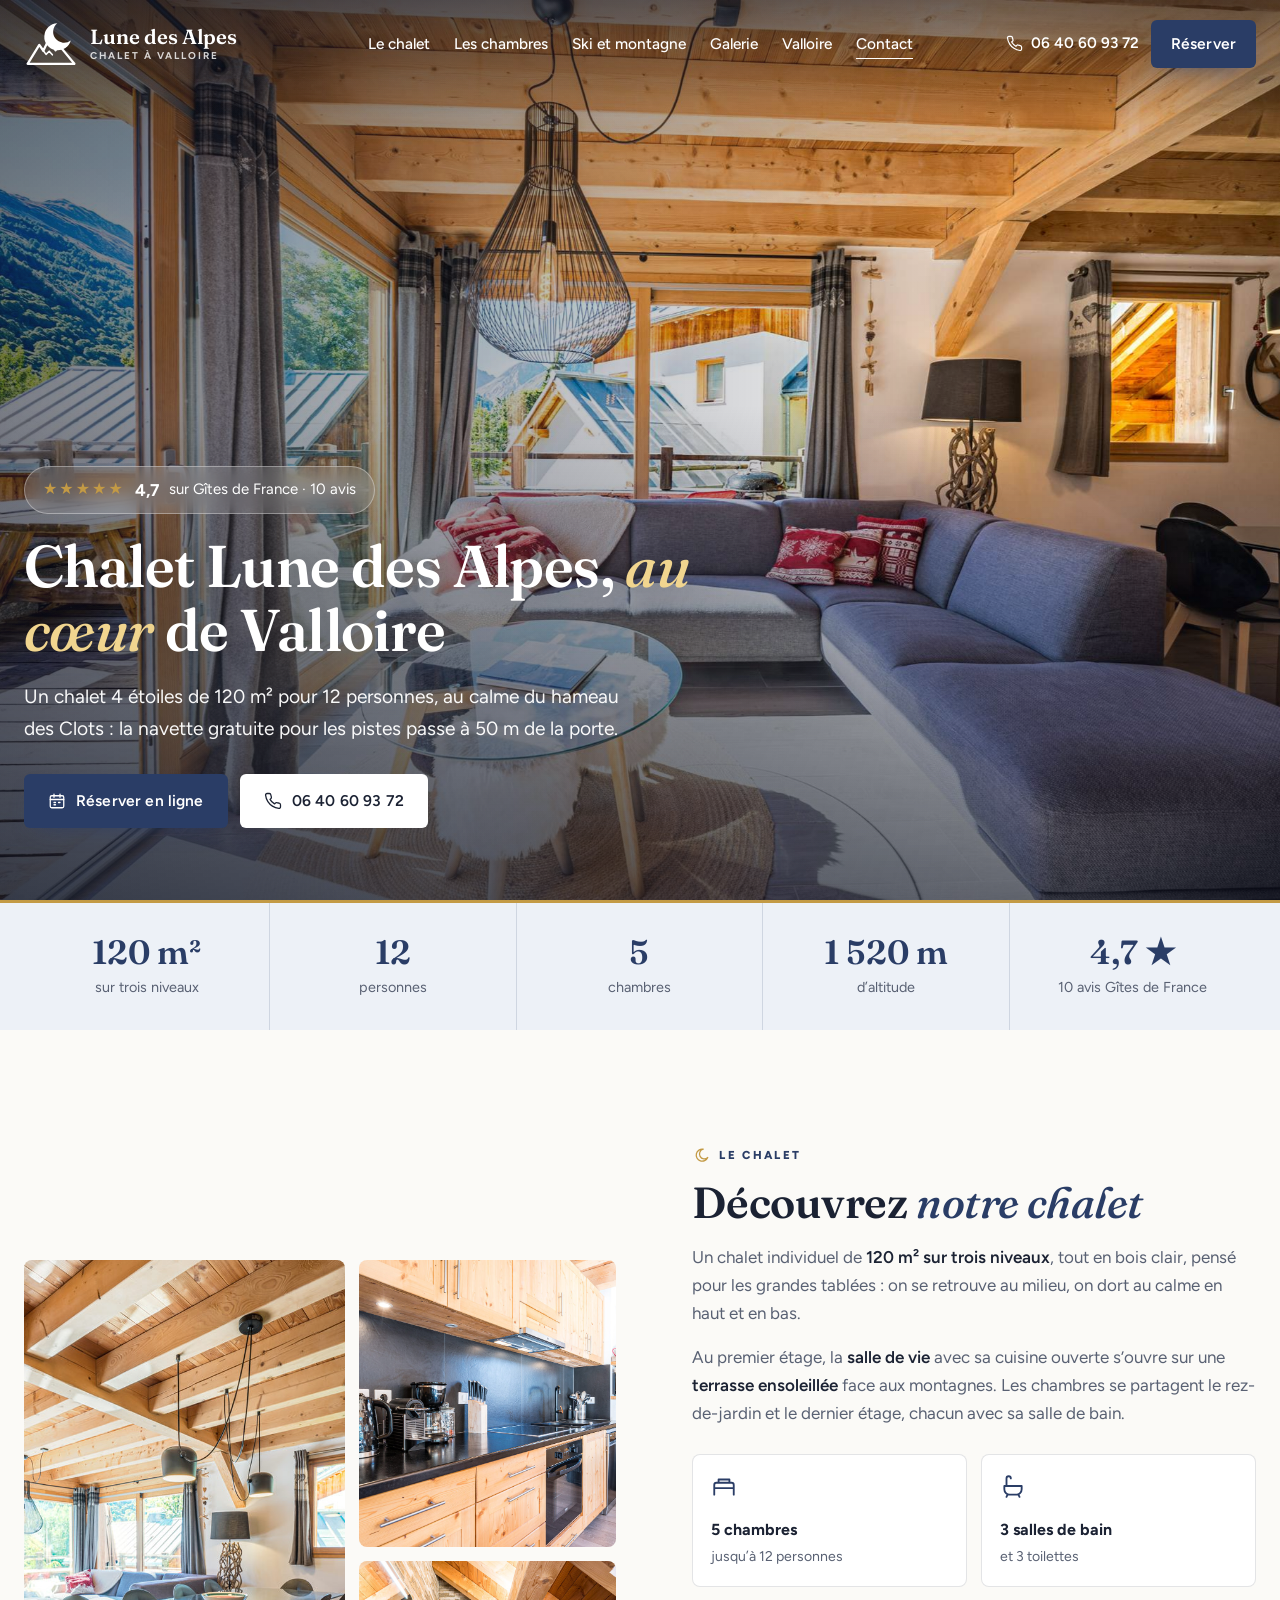
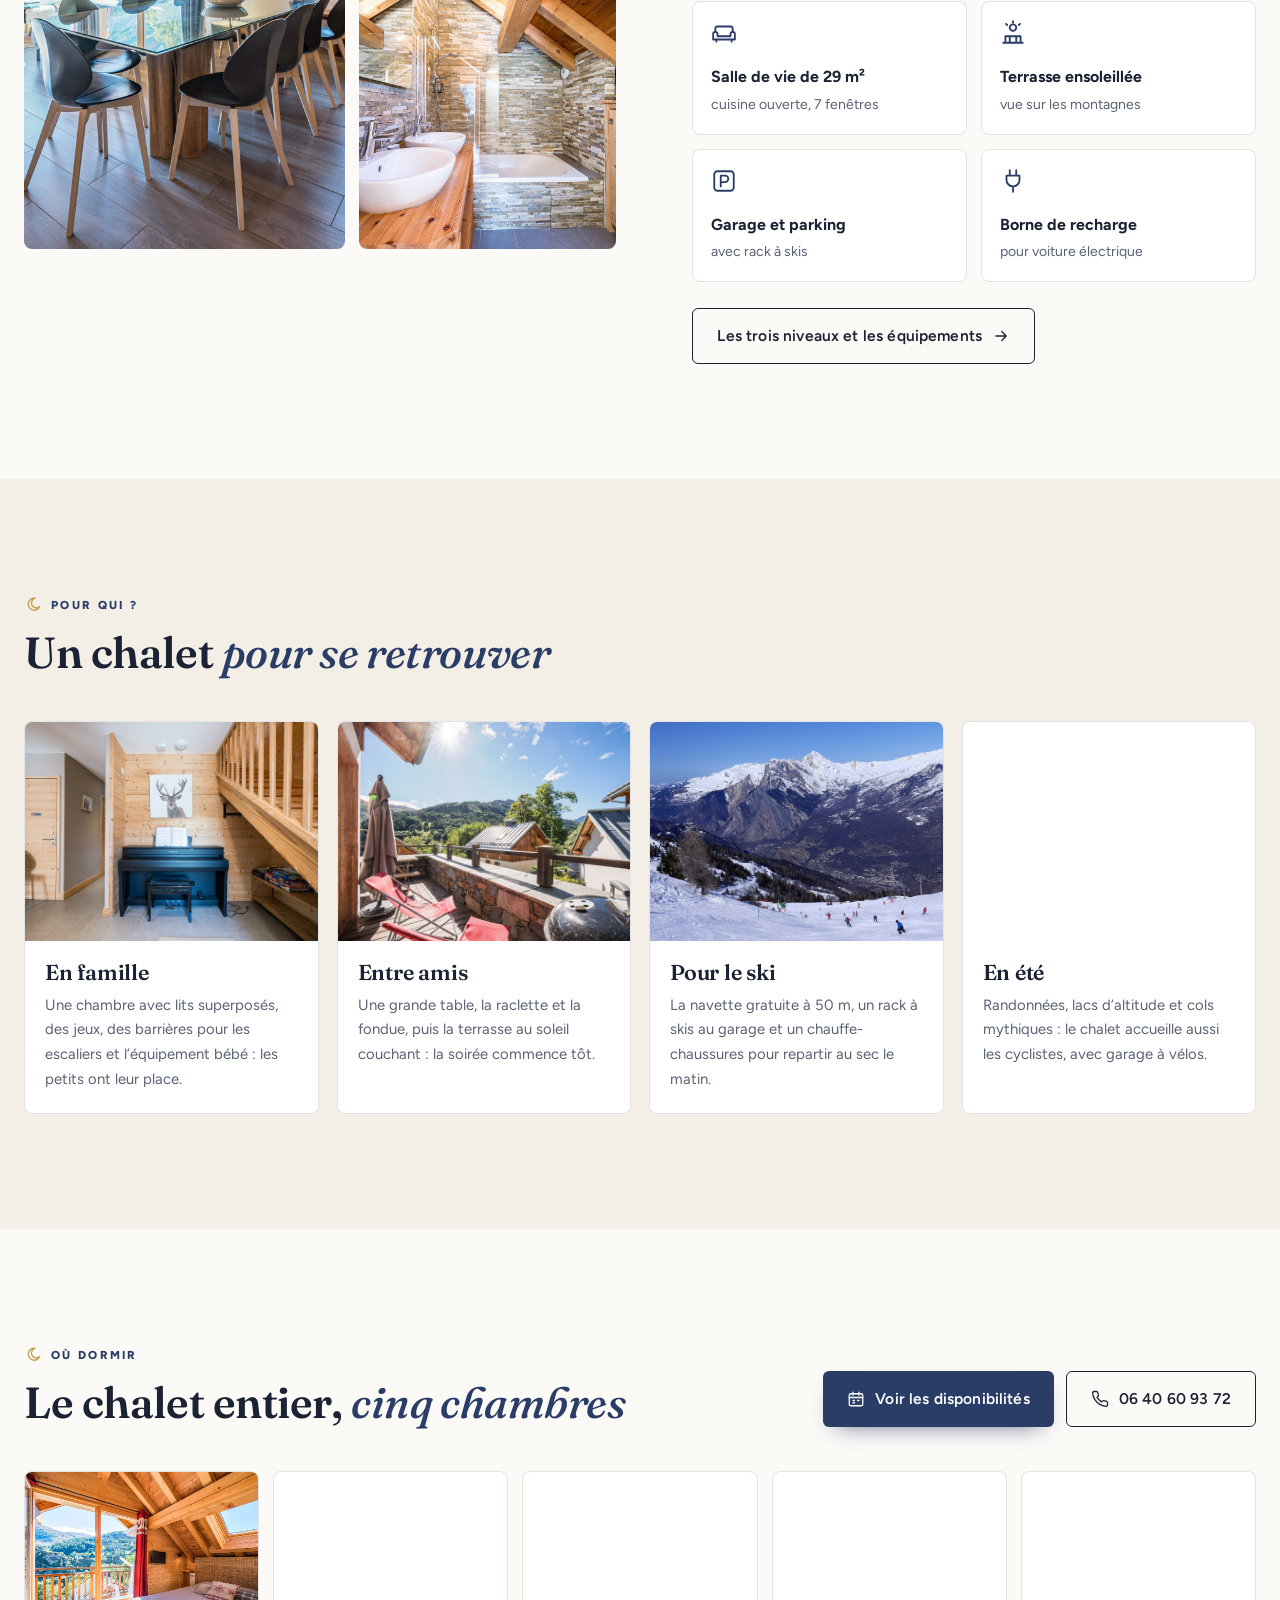
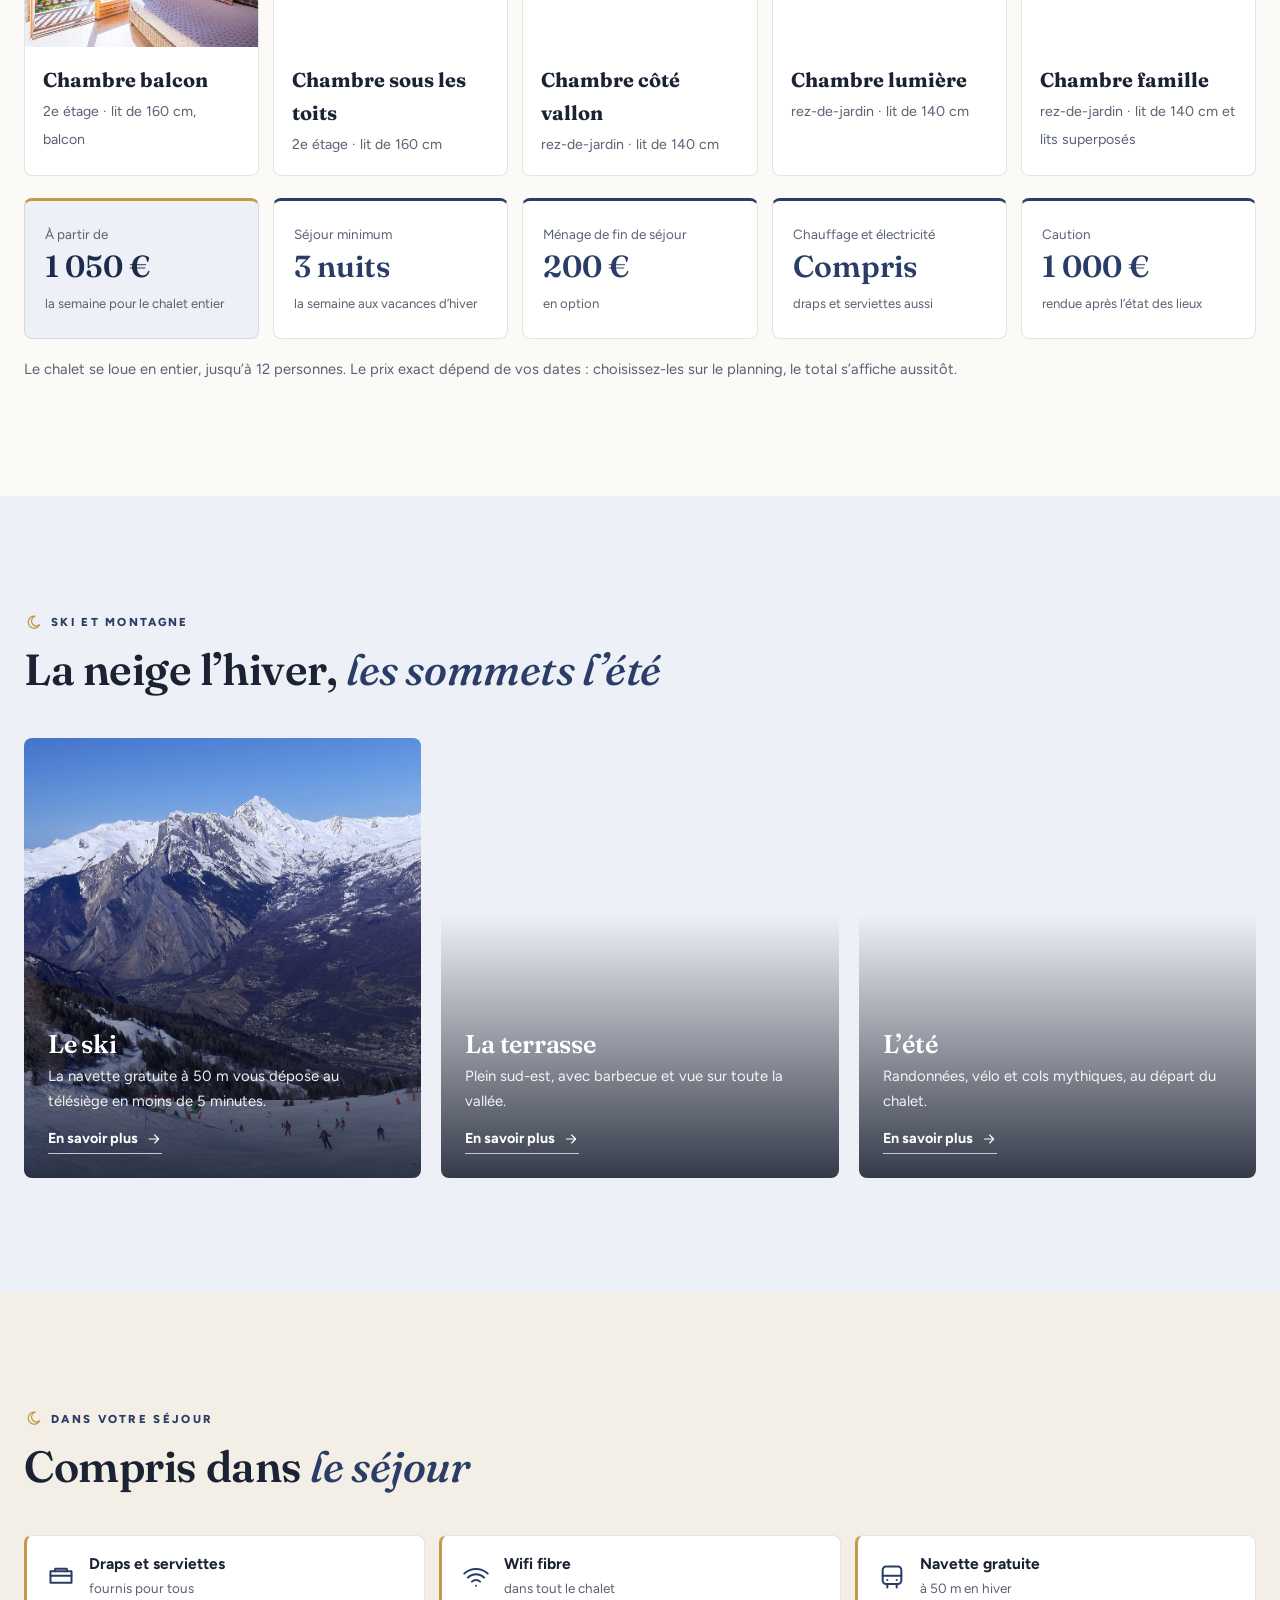
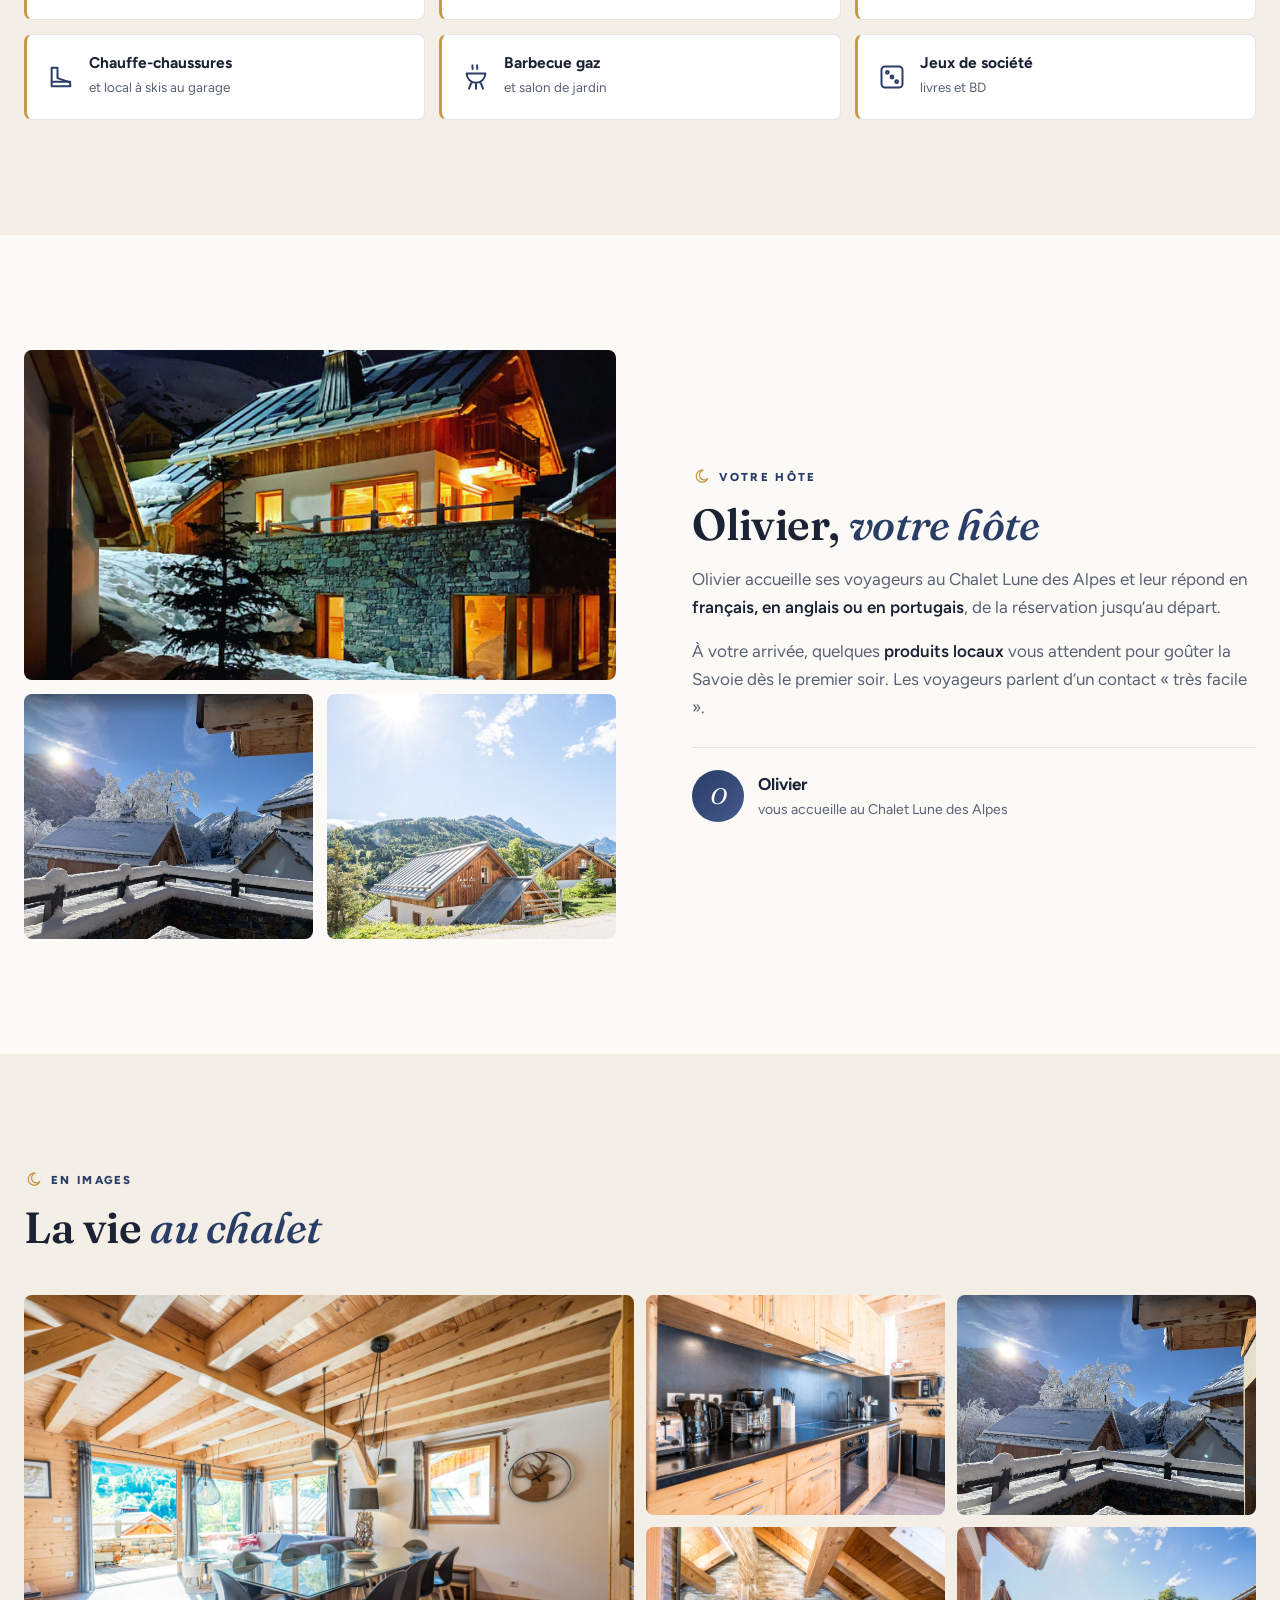
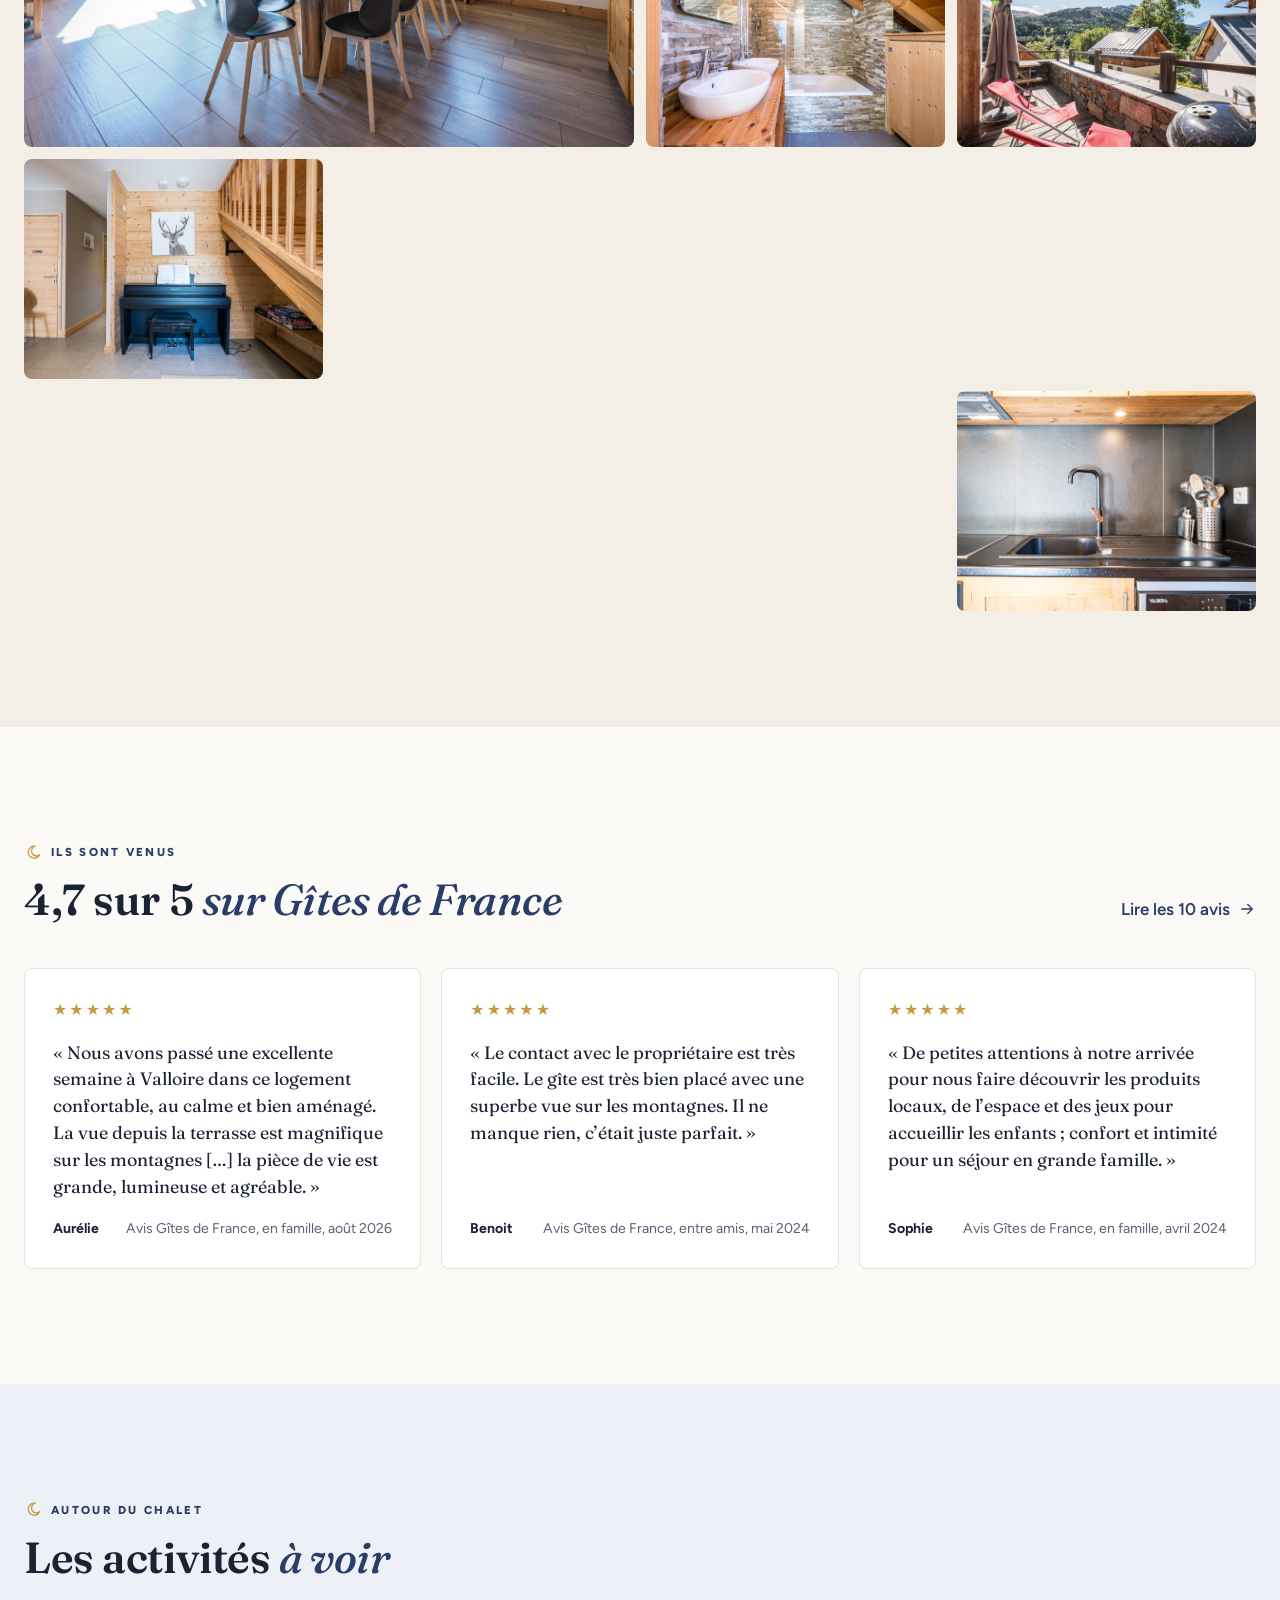
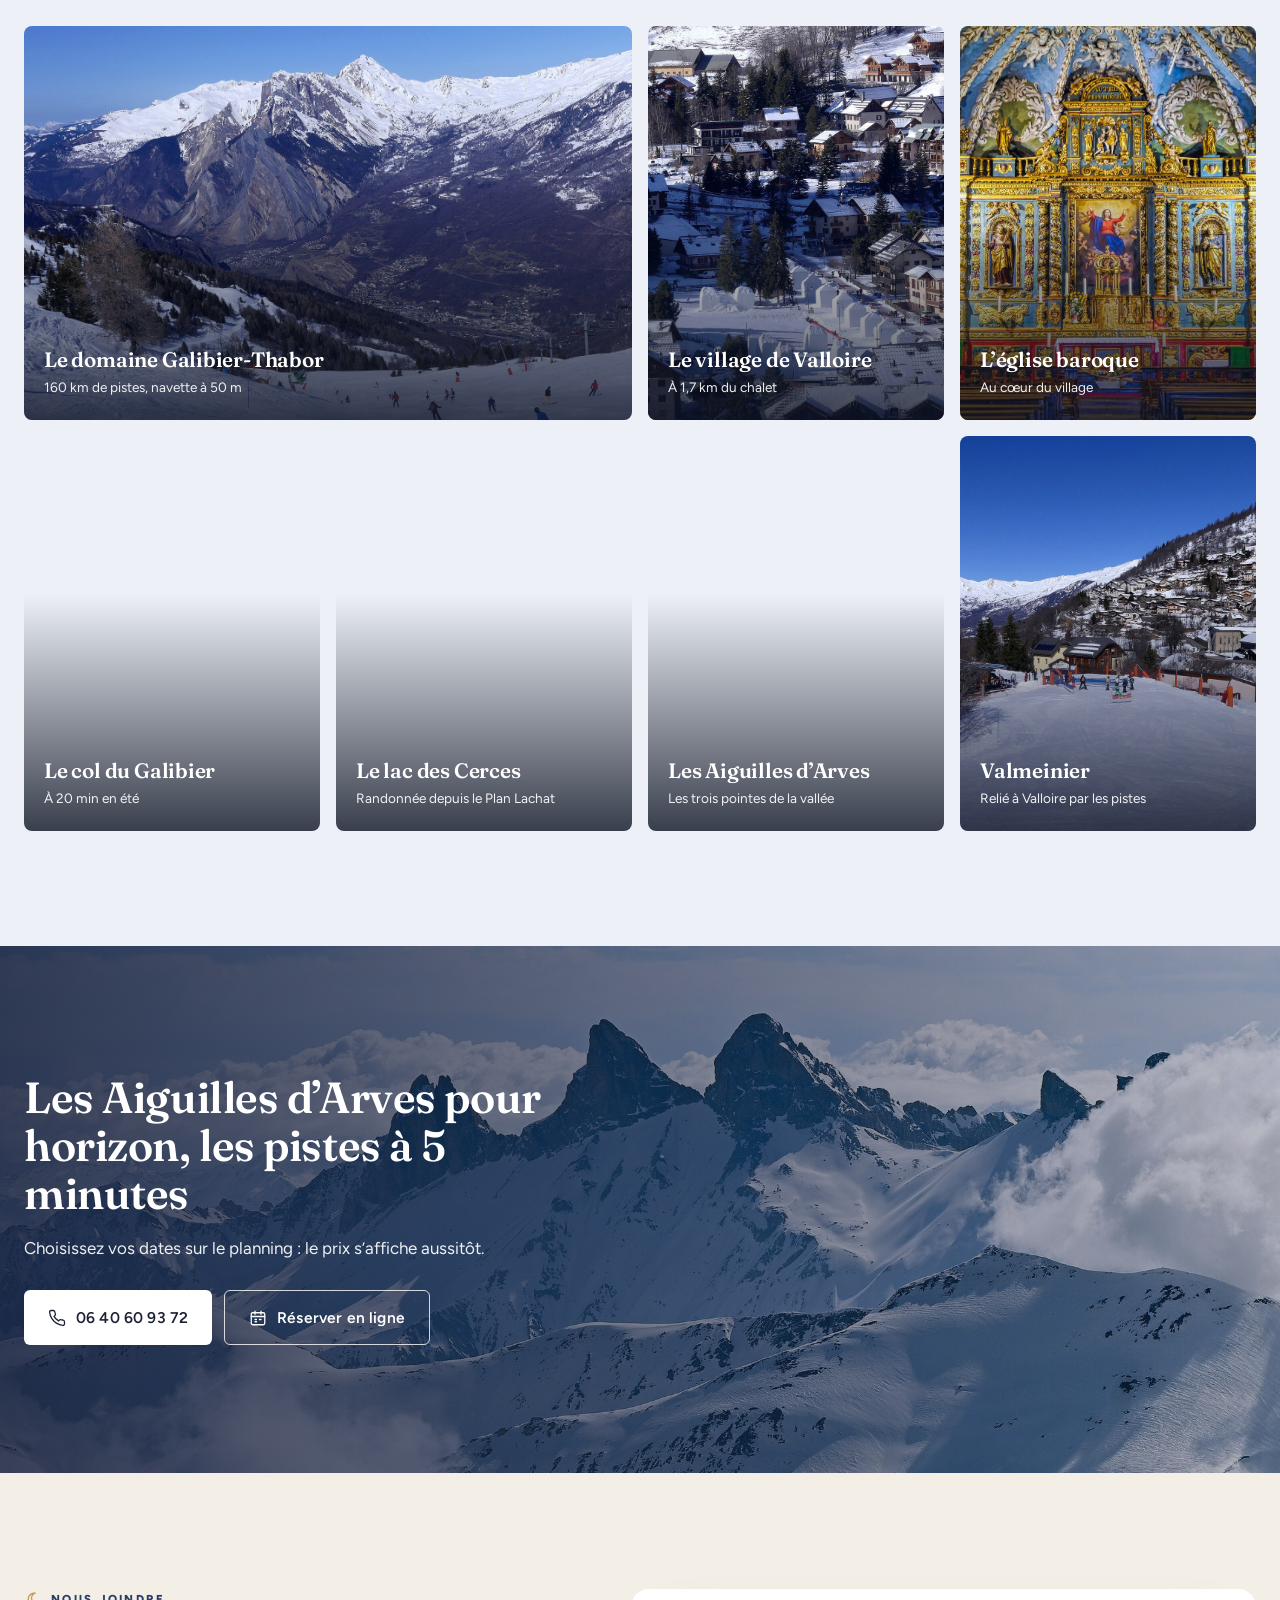
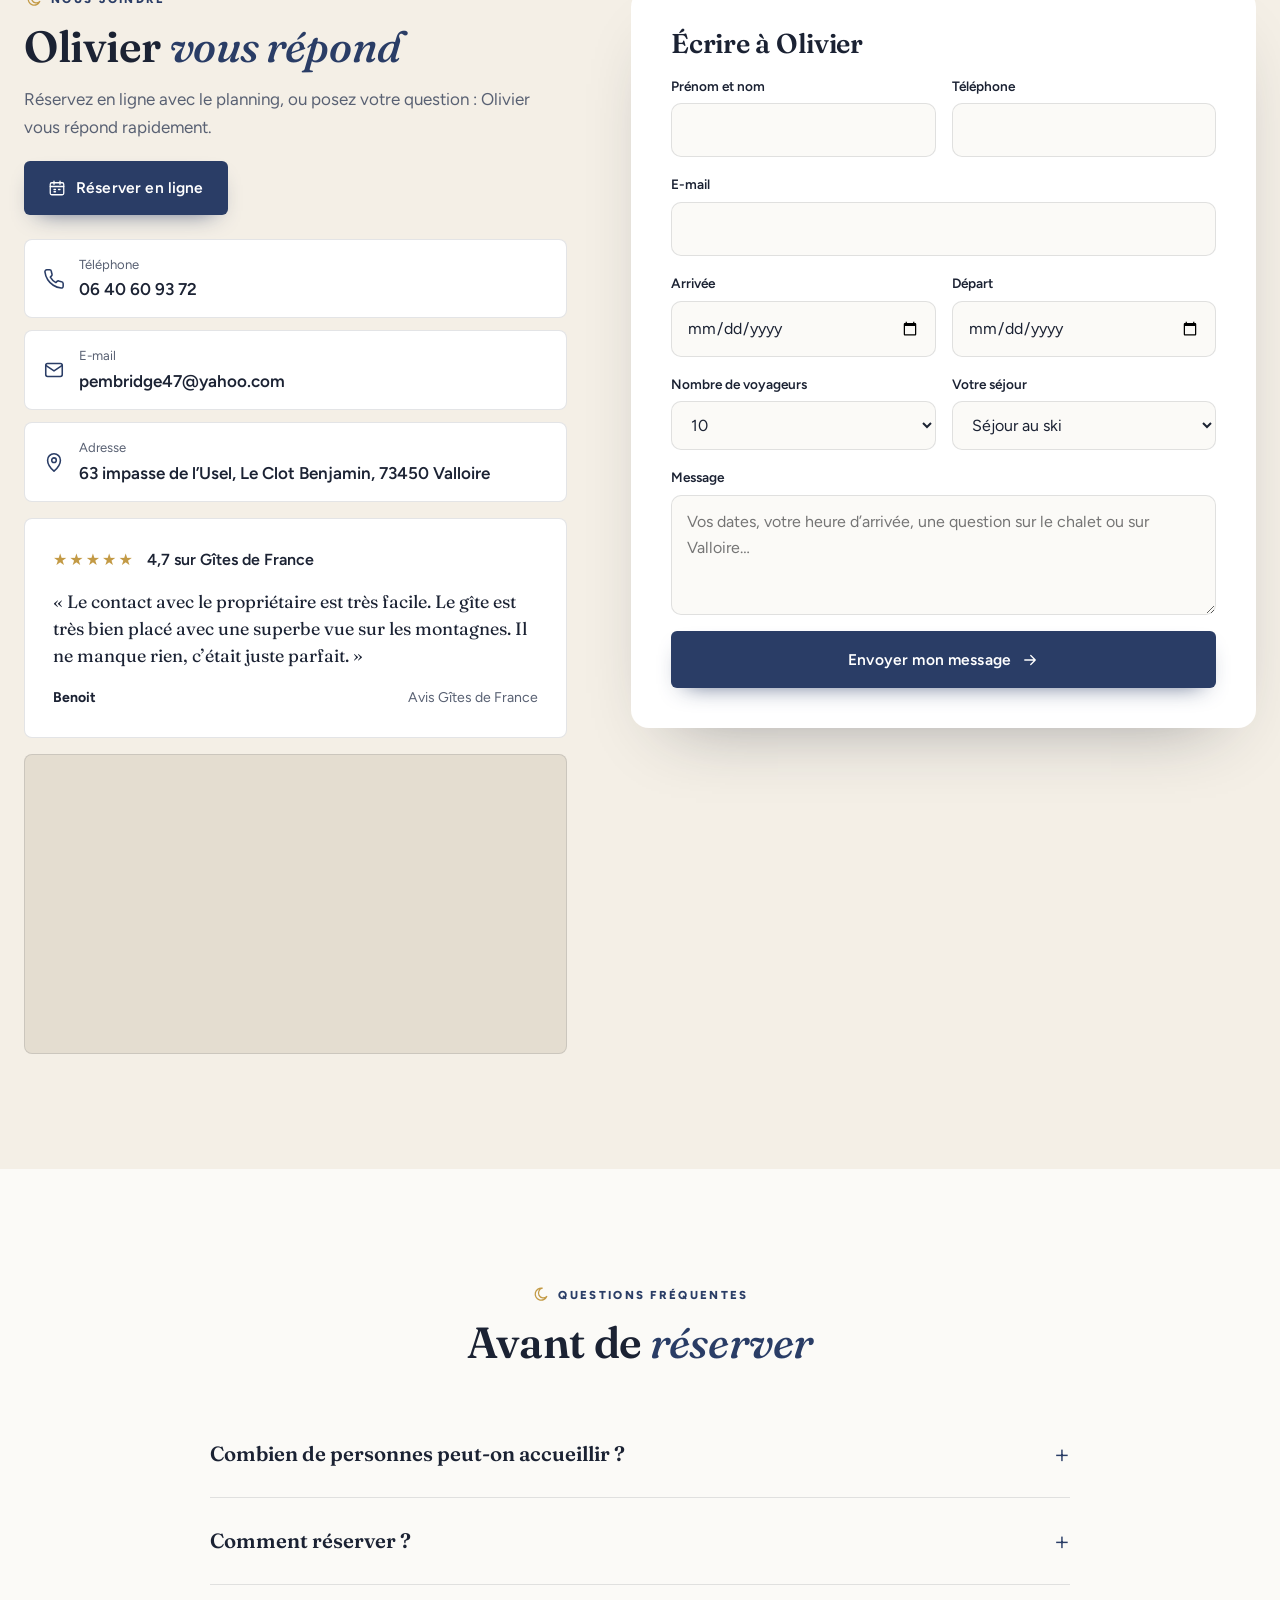
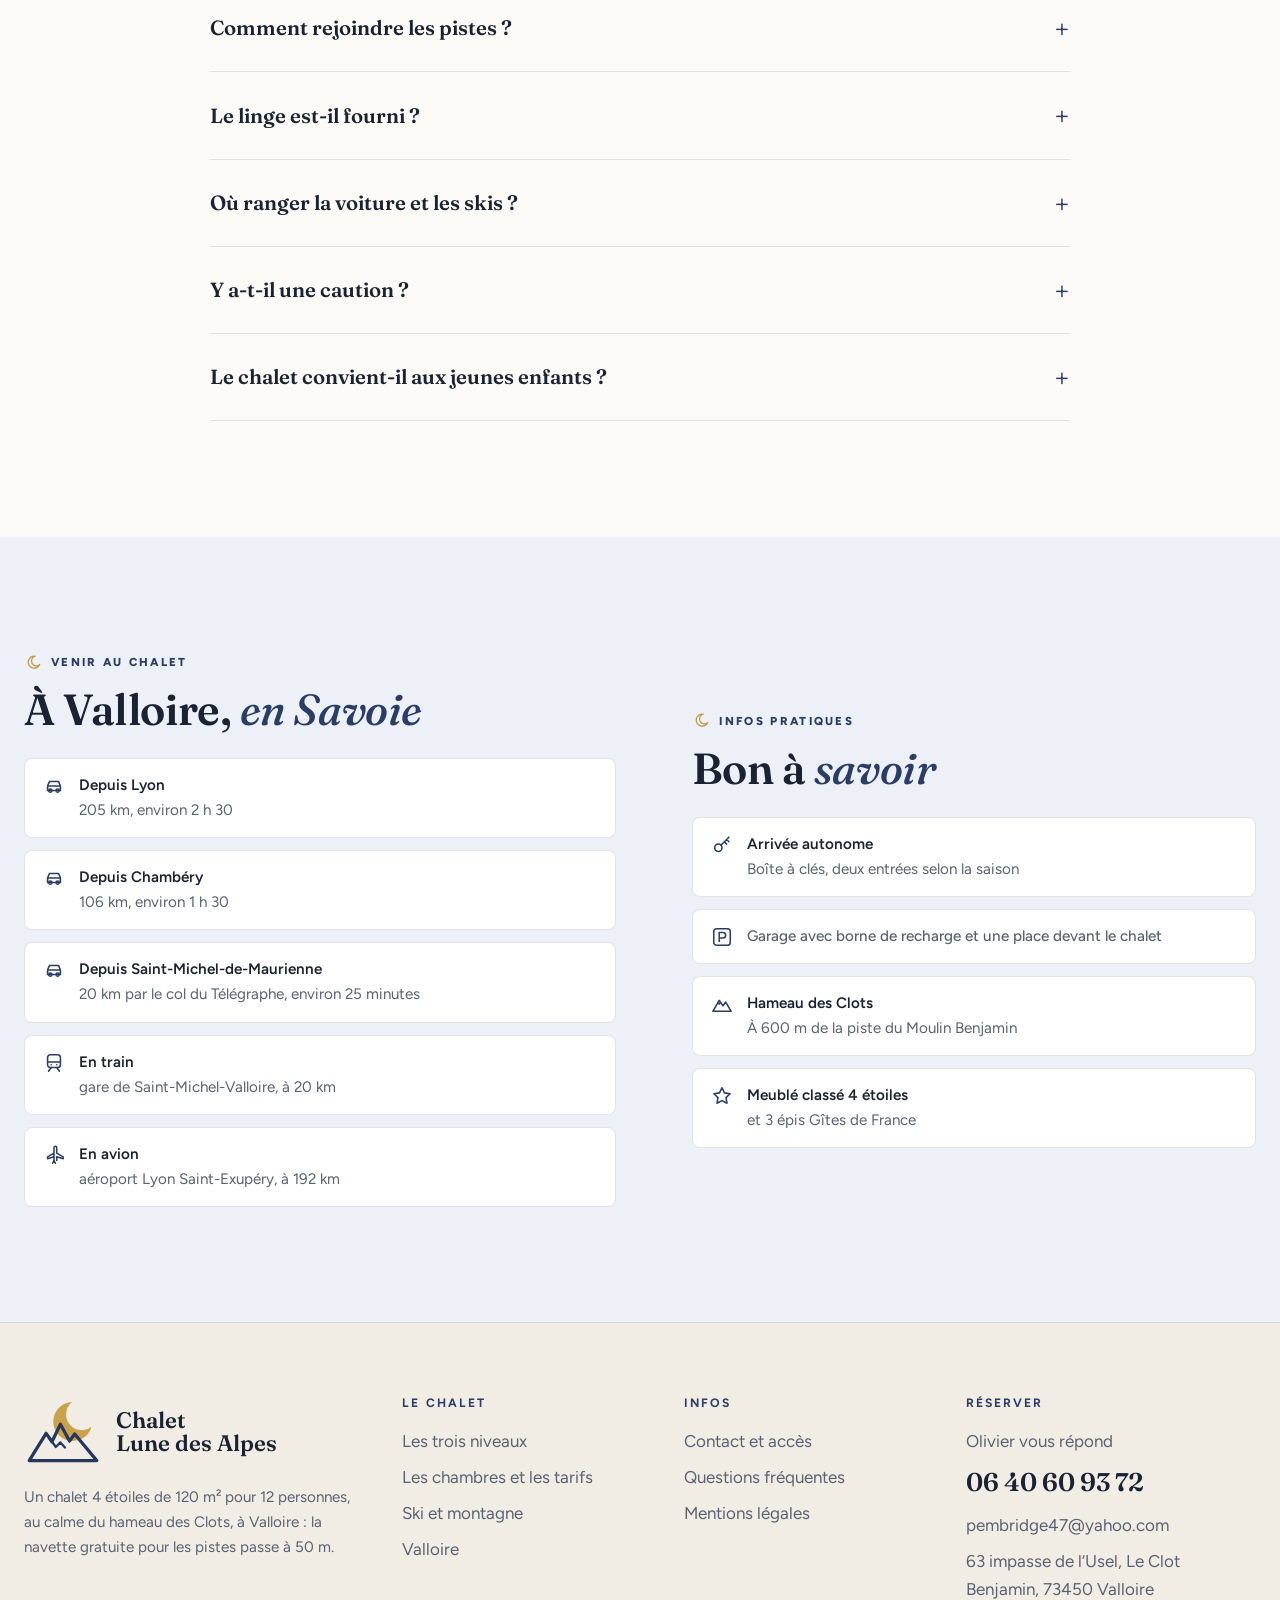
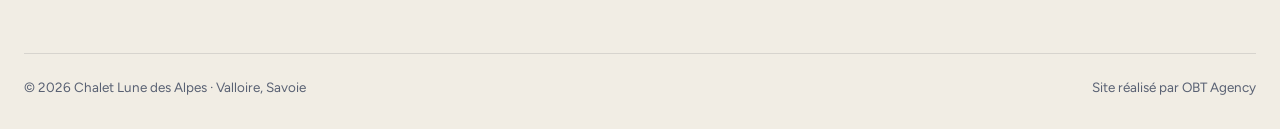
<file: index.html>
<!doctype html>
<html lang="fr">
<head>
<meta charset="utf-8">
<meta name="viewport" content="width=device-width, initial-scale=1">
<meta name="robots" content="noindex, nofollow">
<title>Chalet Lune des Alpes · Chalet pour 12 à Valloire</title>
<meta name="description" content="Chalet Lune des Alpes : chalet 4 étoiles de 120 m² pour 12 personnes à Valloire, en Savoie. 5 chambres, 3 salles de bain, terrasse avec vue sur les montagnes, navette gratuite pour les pistes à 50 m.">
<link rel="icon" href="images/logo-couleur.svg" type="image/svg+xml">
<link rel="preconnect" href="https://fonts.googleapis.com">
<link rel="preconnect" href="https://fonts.gstatic.com" crossorigin>
<link href="https://fonts.googleapis.com/css2?family=Fraunces:ital,opsz,wght@0,9..144,500;0,9..144,600;1,9..144,500&family=Figtree:wght@400;500;600;700&display=swap" rel="stylesheet">
<link rel="stylesheet" href="css/style.css">
</head>
<body data-page="accueil">
<div class="loader" aria-hidden="true">
  <img class="fond" src="images/region/entree.jpg" alt="">
  <img class="logo-entree" src="images/logo-entree.svg" alt="">
</div>
<header class="entete">
  <div class="conteneur barre">
    <a class="logo" href="#top" aria-label="Chalet Lune des Alpes, accueil"><span class="monogramme"><img class="blanc" src="images/logo-blanc.svg" alt="" width="120" height="120"><img class="sombre" src="images/logo-couleur.svg" alt="" width="120" height="120"></span><span class="nom">Lune des Alpes<small>Chalet à Valloire</small></span></a>
    <ul class="menu">
      <li><a href="#chalet">Le chalet</a></li><li><a href="#chambres">Les chambres</a></li><li><a href="#montagne">Ski et montagne</a></li><li><a href="#galerie">Galerie</a></li><li><a href="#activites">Valloire</a></li><li><a href="#contact">Contact</a></li>
    </ul>
    <div class="actions">
      <a class="tel-entete" href="tel:+33640609372"><svg viewBox="0 0 24 24" fill="none" stroke="currentColor" stroke-width="1.7" stroke-linecap="round" stroke-linejoin="round" aria-hidden="true"><path d="M22 16.9v3a2 2 0 0 1-2.2 2 19.8 19.8 0 0 1-8.6-3.1 19.5 19.5 0 0 1-6-6A19.8 19.8 0 0 1 2.1 4.2 2 2 0 0 1 4.1 2h3a2 2 0 0 1 2 1.7c.1 1 .4 1.9.7 2.8a2 2 0 0 1-.5 2.1L8 9.9a16 16 0 0 0 6 6l1.3-1.3a2 2 0 0 1 2.1-.4c.9.3 1.8.6 2.8.7a2 2 0 0 1 1.7 2z"/></svg><span>06 40 60 93 72</span></a>
      <a class="btn btn-plein" href="#contact" data-obt-reserve>Réserver</a>
      <button class="burger" aria-label="Menu" aria-expanded="false"><span></span></button>
    </div>
  </div>
</header>
<main>
<section class="hero" id="top">
  <div class="diapos">
    <img class="fond actif" src="images/chalet/salon.jpg" alt="Le salon et sa baie vitrée sur la terrasse">
    <img class="fond" src="images/chalet/terrasse.jpg" alt="La terrasse face aux montagnes">
    <img class="fond" src="images/chalet/chambre-balcon.jpg" alt="La chambre du balcon, sous la charpente">
  </div>
  <div class="contenu">
    <a class="note-heros" href="https://www.gites-de-france-savoie.com/Hebergements/gite/chalet-lune-des-alpes-73G306281.html" target="_blank" rel="noopener"><span class="etoiles" role="img" aria-label="4,7 étoiles sur 5">★★★★★</span><strong>4,7</strong><span>sur Gîtes de France · 10 avis</span></a>
    <h1>Chalet Lune des Alpes, <em>au cœur</em> de Valloire</h1>
    <p class="sous">Un chalet 4 étoiles de 120 m² pour 12 personnes, au calme du hameau des Clots : la navette gratuite pour les pistes passe à 50 m de la porte.</p>
    <div class="boutons">
      <a class="btn btn-plein" href="#contact" data-obt-reserve="lune-des-alpes"><svg viewBox="0 0 24 24" fill="none" stroke="currentColor" stroke-width="1.7" stroke-linecap="round" stroke-linejoin="round" aria-hidden="true"><rect x="3" y="5" width="18" height="16" rx="2"/><path d="M3 10h18M8 3v4M16 3v4M8 14h2M14 14h2M8 17h2"/></svg> Réserver en ligne</a>
      <a class="btn btn-blanc" href="tel:+33640609372"><svg viewBox="0 0 24 24" fill="none" stroke="currentColor" stroke-width="1.7" stroke-linecap="round" stroke-linejoin="round" aria-hidden="true"><path d="M22 16.9v3a2 2 0 0 1-2.2 2 19.8 19.8 0 0 1-8.6-3.1 19.5 19.5 0 0 1-6-6A19.8 19.8 0 0 1 2.1 4.2 2 2 0 0 1 4.1 2h3a2 2 0 0 1 2 1.7c.1 1 .4 1.9.7 2.8a2 2 0 0 1-.5 2.1L8 9.9a16 16 0 0 0 6 6l1.3-1.3a2 2 0 0 1 2.1-.4c.9.3 1.8.6 2.8.7a2 2 0 0 1 1.7 2z"/></svg> 06 40 60 93 72</a>
    </div>
  </div>
</section>

<section class="chiffres">
  <div class="conteneur grille">
    <div class="item"><strong>120 m²</strong><span>sur trois niveaux</span></div>
    <div class="item"><strong>12</strong><span>personnes</span></div>
    <div class="item"><strong>5</strong><span>chambres</span></div>
    <div class="item"><strong>1 520 m</strong><span>d’altitude</span></div>
    <div class="item"><strong>4,7 ★</strong><span>10 avis Gîtes de France</span></div>
  </div>
</section>

<section class="section" id="chalet">
  <div class="conteneur duo">
    <div class="duo-photos" data-reveal><img src="images/chalet/sejour.jpg" alt="La salle de vie et sa grande table" loading="lazy" decoding="async"><img src="images/chalet/cuisine.jpg" alt="La cuisine ouverte" loading="lazy" decoding="async"><img src="images/chalet/salle-de-bain.jpg" alt="La salle de bain sous les toits" loading="lazy" decoding="async"></div>
    <div class="duo-texte" data-reveal>
      <span class="surtitre"><svg viewBox="0 0 24 24" fill="none" stroke="currentColor" stroke-width="1.7" stroke-linecap="round" stroke-linejoin="round" aria-hidden="true"><path d="M15 3a8 8 0 1 0 6 11A6.5 6.5 0 1 1 15 3z"/></svg>Le chalet</span>
      <h2>Découvrez <em class="it">notre chalet</em></h2>
      <p>Un chalet individuel de <strong>120 m² sur trois niveaux</strong>, tout en bois clair, pensé pour les grandes tablées : on se retrouve au milieu, on dort au calme en haut et en bas.</p>
      <p>Au premier étage, la <strong>salle de vie</strong> avec sa cuisine ouverte s’ouvre sur une <strong>terrasse ensoleillée</strong> face aux montagnes. Les chambres se partagent le rez-de-jardin et le dernier étage, chacun avec sa salle de bain.</p>
      <div class="pieces"><div class="piece"><svg viewBox="0 0 24 24" fill="none" stroke="currentColor" stroke-width="1.7" stroke-linecap="round" stroke-linejoin="round" aria-hidden="true"><path d="M3 18v-7a2 2 0 0 1 2-2h14a2 2 0 0 1 2 2v7M3 14h18M3 18v2M21 18v2M7 9V6h10v3"/></svg><strong>5 chambres</strong><small>jusqu’à 12 personnes</small></div><div class="piece"><svg viewBox="0 0 24 24" fill="none" stroke="currentColor" stroke-width="1.7" stroke-linecap="round" stroke-linejoin="round" aria-hidden="true"><path d="M4 12h16v3a5 5 0 0 1-5 5H9a5 5 0 0 1-5-5zM6 12V5a2 2 0 0 1 4 0M7 20l-1 2M17 20l1 2"/></svg><strong>3 salles de bain</strong><small>et 3 toilettes</small></div><div class="piece"><svg viewBox="0 0 24 24" fill="none" stroke="currentColor" stroke-width="1.7" stroke-linecap="round" stroke-linejoin="round" aria-hidden="true"><path d="M4 11V8a2 2 0 0 1 2-2h12a2 2 0 0 1 2 2v3"/><path d="M2 13a2 2 0 0 1 4 0v2h12v-2a2 2 0 0 1 4 0v5H2zM5 18v2M19 18v2"/></svg><strong>Salle de vie de 29 m²</strong><small>cuisine ouverte, 7 fenêtres</small></div><div class="piece"><svg viewBox="0 0 24 24" fill="none" stroke="currentColor" stroke-width="1.7" stroke-linecap="round" stroke-linejoin="round" aria-hidden="true"><circle cx="12" cy="7" r="3"/><path d="M12 1v1.5M5.6 3.6l1 1M18.4 3.6l-1 1M3 21h18M5 21v-6h14v6M9 15v6M15 15v6"/></svg><strong>Terrasse ensoleillée</strong><small>vue sur les montagnes</small></div><div class="piece"><svg viewBox="0 0 24 24" fill="none" stroke="currentColor" stroke-width="1.7" stroke-linecap="round" stroke-linejoin="round" aria-hidden="true"><rect x="3" y="3" width="18" height="18" rx="3"/><path d="M9 17V7h4a3 3 0 0 1 0 6H9"/></svg><strong>Garage et parking</strong><small>avec rack à skis</small></div><div class="piece"><svg viewBox="0 0 24 24" fill="none" stroke="currentColor" stroke-width="1.7" stroke-linecap="round" stroke-linejoin="round" aria-hidden="true"><path d="M9 2v5M15 2v5M6 7h12v4a6 6 0 0 1-12 0zM12 17v5"/></svg><strong>Borne de recharge</strong><small>pour voiture électrique</small></div></div>
      <button class="btn btn-contour" data-modale="m-niveaux">Les trois niveaux et les équipements <svg viewBox="0 0 24 24" fill="none" stroke="currentColor" stroke-width="1.7" stroke-linecap="round" stroke-linejoin="round" aria-hidden="true"><path d="M5 12h14M13 6l6 6-6 6"/></svg></button>
    </div>
  </div>
</section>

<section class="section creme">
  <div class="conteneur">
    <div class="entete-section"><div><span class="surtitre"><svg viewBox="0 0 24 24" fill="none" stroke="currentColor" stroke-width="1.7" stroke-linecap="round" stroke-linejoin="round" aria-hidden="true"><path d="M15 3a8 8 0 1 0 6 11A6.5 6.5 0 1 1 15 3z"/></svg>Pour qui ?</span><h2>Un chalet <em class="it">pour se retrouver</em></h2></div></div>
    <div class="pour-qui"><article data-reveal><img src="images/chalet/entree-piano.jpg" alt="En famille" loading="lazy" decoding="async"><div class="corps"><h3>En famille</h3><p>Une chambre avec lits superposés, des jeux, des barrières pour les escaliers et l’équipement bébé : les petits ont leur place.</p></div></article><article data-reveal><img src="images/chalet/terrasse-transats.jpg" alt="Entre amis" loading="lazy" decoding="async"><div class="corps"><h3>Entre amis</h3><p>Une grande table, la raclette et la fondue, puis la terrasse au soleil couchant : la soirée commence tôt.</p></div></article><article data-reveal><img src="images/region/ski.jpg" alt="Pour le ski" loading="lazy" decoding="async"><div class="corps"><h3>Pour le ski</h3><p>La navette gratuite à 50 m, un rack à skis au garage et un chauffe-chaussures pour repartir au sec le matin.</p></div></article><article data-reveal><img src="images/chalet/chalet-ete.jpg" alt="En été" loading="lazy" decoding="async"><div class="corps"><h3>En été</h3><p>Randonnées, lacs d’altitude et cols mythiques : le chalet accueille aussi les cyclistes, avec garage à vélos.</p></div></article></div>
  </div>
</section>

<section class="section" id="chambres">
  <div class="conteneur">
    <div class="entete-section"><div><span class="surtitre"><svg viewBox="0 0 24 24" fill="none" stroke="currentColor" stroke-width="1.7" stroke-linecap="round" stroke-linejoin="round" aria-hidden="true"><path d="M15 3a8 8 0 1 0 6 11A6.5 6.5 0 1 1 15 3z"/></svg>Où dormir</span><h2>Le chalet entier, <em class="it">cinq chambres</em></h2></div><div class="boutons"><a class="btn btn-plein" href="#contact" data-obt-reserve="lune-des-alpes"><svg viewBox="0 0 24 24" fill="none" stroke="currentColor" stroke-width="1.7" stroke-linecap="round" stroke-linejoin="round" aria-hidden="true"><rect x="3" y="5" width="18" height="16" rx="2"/><path d="M3 10h18M8 3v4M16 3v4M8 14h2M14 14h2M8 17h2"/></svg> Voir les disponibilités</a><a class="btn btn-contour" href="tel:+33640609372"><svg viewBox="0 0 24 24" fill="none" stroke="currentColor" stroke-width="1.7" stroke-linecap="round" stroke-linejoin="round" aria-hidden="true"><path d="M22 16.9v3a2 2 0 0 1-2.2 2 19.8 19.8 0 0 1-8.6-3.1 19.5 19.5 0 0 1-6-6A19.8 19.8 0 0 1 2.1 4.2 2 2 0 0 1 4.1 2h3a2 2 0 0 1 2 1.7c.1 1 .4 1.9.7 2.8a2 2 0 0 1-.5 2.1L8 9.9a16 16 0 0 0 6 6l1.3-1.3a2 2 0 0 1 2.1-.4c.9.3 1.8.6 2.8.7a2 2 0 0 1 1.7 2z"/></svg> 06 40 60 93 72</a></div></div>
    <div class="chambres"><article class="chambre" data-reveal><button data-galerie="images/chalet/chambre-balcon.jpg" data-legende="Chambre balcon, 2e étage · lit de 160 cm, balcon" aria-label="Agrandir : Chambre balcon"><img src="images/chalet/chambre-balcon.jpg" alt="Chambre balcon, 2e étage · lit de 160 cm, balcon" loading="lazy" decoding="async"></button><div class="corps"><strong>Chambre balcon</strong><small>2e étage · lit de 160 cm, balcon</small></div></article><article class="chambre" data-reveal><button data-galerie="images/chalet/chambre-toits.jpg" data-legende="Chambre sous les toits, 2e étage · lit de 160 cm" aria-label="Agrandir : Chambre sous les toits"><img src="images/chalet/chambre-toits.jpg" alt="Chambre sous les toits, 2e étage · lit de 160 cm" loading="lazy" decoding="async"></button><div class="corps"><strong>Chambre sous les toits</strong><small>2e étage · lit de 160 cm</small></div></article><article class="chambre" data-reveal><button data-galerie="images/chalet/chambre-bois.jpg" data-legende="Chambre côté vallon, rez-de-jardin · lit de 140 cm" aria-label="Agrandir : Chambre côté vallon"><img src="images/chalet/chambre-bois.jpg" alt="Chambre côté vallon, rez-de-jardin · lit de 140 cm" loading="lazy" decoding="async"></button><div class="corps"><strong>Chambre côté vallon</strong><small>rez-de-jardin · lit de 140 cm</small></div></article><article class="chambre" data-reveal><button data-galerie="images/chalet/chambre-grise.jpg" data-legende="Chambre lumière, rez-de-jardin · lit de 140 cm" aria-label="Agrandir : Chambre lumière"><img src="images/chalet/chambre-grise.jpg" alt="Chambre lumière, rez-de-jardin · lit de 140 cm" loading="lazy" decoding="async"></button><div class="corps"><strong>Chambre lumière</strong><small>rez-de-jardin · lit de 140 cm</small></div></article><article class="chambre" data-reveal><button data-galerie="images/chalet/chambre-famille.jpg" data-legende="Chambre famille, rez-de-jardin · lit de 140 cm et lits superposés" aria-label="Agrandir : Chambre famille"><img src="images/chalet/chambre-famille.jpg" alt="Chambre famille, rez-de-jardin · lit de 140 cm et lits superposés" loading="lazy" decoding="async"></button><div class="corps"><strong>Chambre famille</strong><small>rez-de-jardin · lit de 140 cm et lits superposés</small></div></article></div>
    <div class="reperes" data-reveal><div class="cle"><span>À partir de</span><strong>1 050 €</strong><small>la semaine pour le chalet entier</small></div><div><span>Séjour minimum</span><strong>3 nuits</strong><small>la semaine aux vacances d’hiver</small></div><div><span>Ménage de fin de séjour</span><strong>200 €</strong><small>en option</small></div><div><span>Chauffage et électricité</span><strong>Compris</strong><small>draps et serviettes aussi</small></div><div><span>Caution</span><strong>1 000 €</strong><small>rendue après l’état des lieux</small></div></div>
    <p class="note-prix">Le chalet se loue en entier, jusqu’à 12 personnes. Le prix exact dépend de vos dates : choisissez-les sur le planning, le total s’affiche aussitôt.</p>
  </div>
</section>

<section class="section glacier" id="montagne">
  <div class="conteneur">
    <div class="entete-section"><div><span class="surtitre"><svg viewBox="0 0 24 24" fill="none" stroke="currentColor" stroke-width="1.7" stroke-linecap="round" stroke-linejoin="round" aria-hidden="true"><path d="M15 3a8 8 0 1 0 6 11A6.5 6.5 0 1 1 15 3z"/></svg>Ski et montagne</span><h2>La neige l’hiver, <em class="it">les sommets l’été</em></h2></div></div>
    <div class="espaces"><button class="espace carte-cliquable" data-modale="m-ski" data-reveal><img src="images/region/ski.jpg" alt="Le ski à Valloire" loading="lazy" decoding="async"><div class="txt"><h3>Le ski</h3><p>La navette gratuite à 50 m vous dépose au télésiège en moins de 5 minutes.</p><span class="voir">En savoir plus <svg viewBox="0 0 24 24" fill="none" stroke="currentColor" stroke-width="1.7" stroke-linecap="round" stroke-linejoin="round" aria-hidden="true"><path d="M5 12h14M13 6l6 6-6 6"/></svg></span></div></button><button class="espace carte-cliquable" data-modale="m-terrasse" data-reveal><img src="images/chalet/terrasse.jpg" alt="La terrasse" loading="lazy" decoding="async"><div class="txt"><h3>La terrasse</h3><p>Plein sud-est, avec barbecue et vue sur toute la vallée.</p><span class="voir">En savoir plus <svg viewBox="0 0 24 24" fill="none" stroke="currentColor" stroke-width="1.7" stroke-linecap="round" stroke-linejoin="round" aria-hidden="true"><path d="M5 12h14M13 6l6 6-6 6"/></svg></span></div></button><button class="espace carte-cliquable" data-modale="m-ete" data-reveal><img src="images/chalet/chalet-ete.jpg" alt="Le chalet en été" loading="lazy" decoding="async"><div class="txt"><h3>L’été</h3><p>Randonnées, vélo et cols mythiques, au départ du chalet.</p><span class="voir">En savoir plus <svg viewBox="0 0 24 24" fill="none" stroke="currentColor" stroke-width="1.7" stroke-linecap="round" stroke-linejoin="round" aria-hidden="true"><path d="M5 12h14M13 6l6 6-6 6"/></svg></span></div></button></div>
  </div>
</section>

<section class="section creme">
  <div class="conteneur">
    <div class="entete-section"><div><span class="surtitre"><svg viewBox="0 0 24 24" fill="none" stroke="currentColor" stroke-width="1.7" stroke-linecap="round" stroke-linejoin="round" aria-hidden="true"><path d="M15 3a8 8 0 1 0 6 11A6.5 6.5 0 1 1 15 3z"/></svg>Dans votre séjour</span><h2>Compris dans <em class="it">le séjour</em></h2></div></div>
    <div class="compris"><div class="bloc" data-reveal><svg viewBox="0 0 24 24" fill="none" stroke="currentColor" stroke-width="1.7" stroke-linecap="round" stroke-linejoin="round" aria-hidden="true"><path d="M3 7h18v10H3z"/><path d="M3 11h18M7 7V5h10v2"/></svg><div><strong>Draps et serviettes</strong><small>fournis pour tous</small></div></div><div class="bloc" data-reveal><svg viewBox="0 0 24 24" fill="none" stroke="currentColor" stroke-width="1.7" stroke-linecap="round" stroke-linejoin="round" aria-hidden="true"><path d="M5 12.5a10 10 0 0 1 14 0M8.5 16a5 5 0 0 1 7 0M2 9a15 15 0 0 1 20 0M12 19.5h.01"/></svg><div><strong>Wifi fibre</strong><small>dans tout le chalet</small></div></div><div class="bloc" data-reveal><svg viewBox="0 0 24 24" fill="none" stroke="currentColor" stroke-width="1.7" stroke-linecap="round" stroke-linejoin="round" aria-hidden="true"><rect x="4" y="3" width="16" height="15" rx="3"/><path d="M4 11h16M8 18v3M16 18v3M8 14.5h.01M16 14.5h.01"/></svg><div><strong>Navette gratuite</strong><small>à 50 m en hiver</small></div></div><div class="bloc" data-reveal><svg viewBox="0 0 24 24" fill="none" stroke="currentColor" stroke-width="1.7" stroke-linecap="round" stroke-linejoin="round" aria-hidden="true"><path d="M4 4h5v9l9 3a3 3 0 0 1 2 3v1H4z"/><path d="M4 16h16"/></svg><div><strong>Chauffe-chaussures</strong><small>et local à skis au garage</small></div></div><div class="bloc" data-reveal><svg viewBox="0 0 24 24" fill="none" stroke="currentColor" stroke-width="1.7" stroke-linecap="round" stroke-linejoin="round" aria-hidden="true"><path d="M4 9h16a8 8 0 0 1-16 0zM8 17l-2 5M16 17l2 5M12 17v5M9 2c-.7 1 .7 2 0 3M13 2c-.7 1 .7 2 0 3"/></svg><div><strong>Barbecue gaz</strong><small>et salon de jardin</small></div></div><div class="bloc" data-reveal><svg viewBox="0 0 24 24" fill="none" stroke="currentColor" stroke-width="1.7" stroke-linecap="round" stroke-linejoin="round" aria-hidden="true"><rect x="3" y="3" width="18" height="18" rx="3"/><circle cx="8" cy="8" r="1.2"/><circle cx="16" cy="16" r="1.2"/><circle cx="12" cy="12" r="1.2"/></svg><div><strong>Jeux de société</strong><small>livres et BD</small></div></div></div>
  </div>
</section>

<section class="section">
  <div class="conteneur duo">
    <div class="duo-photos paysage" data-reveal><img src="images/chalet/chalet-nuit.jpg" alt="Le chalet un soir d’hiver" loading="lazy" decoding="async"><img src="images/chalet/balcon-neige.jpg" alt="Le balcon un matin de neige" loading="lazy" decoding="async"><img src="images/chalet/vue-hameau.jpg" alt="Le hameau des Clots en été" loading="lazy" decoding="async"></div>
    <div class="duo-texte" data-reveal>
      <span class="surtitre"><svg viewBox="0 0 24 24" fill="none" stroke="currentColor" stroke-width="1.7" stroke-linecap="round" stroke-linejoin="round" aria-hidden="true"><path d="M15 3a8 8 0 1 0 6 11A6.5 6.5 0 1 1 15 3z"/></svg>Votre hôte</span>
      <h2>Olivier, <em class="it">votre hôte</em></h2>
      <p>Olivier accueille ses voyageurs au Chalet Lune des Alpes et leur répond en <strong>français, en anglais ou en portugais</strong>, de la réservation jusqu’au départ.</p>
      <p>À votre arrivée, quelques <strong>produits locaux</strong> vous attendent pour goûter la Savoie dès le premier soir. Les voyageurs parlent d’un contact « très facile ».</p>
      <div class="signature"><span class="rond">O</span><div><strong>Olivier</strong><small>vous accueille au Chalet Lune des Alpes</small></div></div>
    </div>
  </div>
</section>

<section class="section creme" id="galerie">
  <div class="conteneur">
    <div class="entete-section"><div><span class="surtitre"><svg viewBox="0 0 24 24" fill="none" stroke="currentColor" stroke-width="1.7" stroke-linecap="round" stroke-linejoin="round" aria-hidden="true"><path d="M15 3a8 8 0 1 0 6 11A6.5 6.5 0 1 1 15 3z"/></svg>En images</span><h2>La vie <em class="it">au chalet</em></h2></div></div>
    <div class="mosaique" data-reveal><button class="grand" data-galerie="images/chalet/sejour.jpg" data-legende="La grande table du séjour" aria-label="Agrandir : La grande table du séjour"><img src="images/chalet/sejour.jpg" alt="La grande table du séjour" loading="lazy" decoding="async"><span>La grande table du séjour</span></button><button class="" data-galerie="images/chalet/cuisine.jpg" data-legende="La cuisine ouverte" aria-label="Agrandir : La cuisine ouverte"><img src="images/chalet/cuisine.jpg" alt="La cuisine ouverte" loading="lazy" decoding="async"><span>La cuisine ouverte</span></button><button class="" data-galerie="images/chalet/balcon-neige.jpg" data-legende="Le balcon un matin de neige" aria-label="Agrandir : Le balcon un matin de neige"><img src="images/chalet/balcon-neige.jpg" alt="Le balcon un matin de neige" loading="lazy" decoding="async"><span>Le balcon un matin de neige</span></button><button class="" data-galerie="images/chalet/salle-de-bain.jpg" data-legende="La salle de bain du 2e étage" aria-label="Agrandir : La salle de bain du 2e étage"><img src="images/chalet/salle-de-bain.jpg" alt="La salle de bain du 2e étage" loading="lazy" decoding="async"><span>La salle de bain du 2e étage</span></button><button class="" data-galerie="images/chalet/terrasse-transats.jpg" data-legende="Les transats de la terrasse" aria-label="Agrandir : Les transats de la terrasse"><img src="images/chalet/terrasse-transats.jpg" alt="Les transats de la terrasse" loading="lazy" decoding="async"><span>Les transats de la terrasse</span></button><button class="" data-galerie="images/chalet/entree-piano.jpg" data-legende="L’entrée et son piano" aria-label="Agrandir : L’entrée et son piano"><img src="images/chalet/entree-piano.jpg" alt="L’entrée et son piano" loading="lazy" decoding="async"><span>L’entrée et son piano</span></button><button class="" data-galerie="images/chalet/salle-eau.jpg" data-legende="Une salle d’eau à double vasque" aria-label="Agrandir : Une salle d’eau à double vasque"><img src="images/chalet/salle-eau.jpg" alt="Une salle d’eau à double vasque" loading="lazy" decoding="async"><span>Une salle d’eau à double vasque</span></button><button class="" data-galerie="images/chalet/chalet-ete.jpg" data-legende="Le chalet en été" aria-label="Agrandir : Le chalet en été"><img src="images/chalet/chalet-ete.jpg" alt="Le chalet en été" loading="lazy" decoding="async"><span>Le chalet en été</span></button><button class="" data-galerie="images/chalet/vue-hameau.jpg" data-legende="Le hameau des Clots" aria-label="Agrandir : Le hameau des Clots"><img src="images/chalet/vue-hameau.jpg" alt="Le hameau des Clots" loading="lazy" decoding="async"><span>Le hameau des Clots</span></button><button class="large" data-galerie="images/chalet/chalet-nuit.jpg" data-legende="Le chalet un soir d’hiver" aria-label="Agrandir : Le chalet un soir d’hiver"><img src="images/chalet/chalet-nuit.jpg" alt="Le chalet un soir d’hiver" loading="lazy" decoding="async"><span>Le chalet un soir d’hiver</span></button><button class="" data-galerie="images/chalet/buanderie.jpg" data-legende="La buanderie et le chauffe-chaussures" aria-label="Agrandir : La buanderie et le chauffe-chaussures"><img src="images/chalet/buanderie.jpg" alt="La buanderie et le chauffe-chaussures" loading="lazy" decoding="async"><span>La buanderie et le chauffe-chaussures</span></button><button class="" data-galerie="images/chalet/cuisine-detail.jpg" data-legende="Le plan de travail" aria-label="Agrandir : Le plan de travail"><img src="images/chalet/cuisine-detail.jpg" alt="Le plan de travail" loading="lazy" decoding="async"><span>Le plan de travail</span></button></div>
  </div>
</section>

<section class="section">
  <div class="conteneur">
    <div class="entete-section">
      <div><span class="surtitre"><svg viewBox="0 0 24 24" fill="none" stroke="currentColor" stroke-width="1.7" stroke-linecap="round" stroke-linejoin="round" aria-hidden="true"><path d="M15 3a8 8 0 1 0 6 11A6.5 6.5 0 1 1 15 3z"/></svg>Ils sont venus</span><h2>4,7 sur 5 <em class="it">sur Gîtes de France</em></h2></div>
      <a class="lien-fleche" href="https://www.gites-de-france-savoie.com/Hebergements/gite/chalet-lune-des-alpes-73G306281.html" target="_blank" rel="noopener">Lire les 10 avis <svg viewBox="0 0 24 24" fill="none" stroke="currentColor" stroke-width="1.7" stroke-linecap="round" stroke-linejoin="round" aria-hidden="true"><path d="M5 12h14M13 6l6 6-6 6"/></svg></a>
    </div>
    <div class="avis-grille"><figure class="avis" data-reveal><div class="etoiles">★★★★★</div><blockquote>« Nous avons passé une excellente semaine à Valloire dans ce logement confortable, au calme et bien aménagé. La vue depuis la terrasse est magnifique sur les montagnes […] la pièce de vie est grande, lumineuse et agréable. »</blockquote><footer><strong>Aurélie</strong><span>Avis Gîtes de France, en famille, août 2026</span></footer></figure><figure class="avis" data-reveal><div class="etoiles">★★★★★</div><blockquote>« Le contact avec le propriétaire est très facile. Le gîte est très bien placé avec une superbe vue sur les montagnes. Il ne manque rien, c’était juste parfait. »</blockquote><footer><strong>Benoit</strong><span>Avis Gîtes de France, entre amis, mai 2024</span></footer></figure><figure class="avis" data-reveal><div class="etoiles">★★★★★</div><blockquote>« De petites attentions à notre arrivée pour nous faire découvrir les produits locaux, de l’espace et des jeux pour accueillir les enfants ; confort et intimité pour un séjour en grande famille. »</blockquote><footer><strong>Sophie</strong><span>Avis Gîtes de France, en famille, avril 2024</span></footer></figure></div>
  </div>
</section>

<section class="section glacier" id="activites">
  <div class="conteneur">
    <div class="entete-section"><div><span class="surtitre"><svg viewBox="0 0 24 24" fill="none" stroke="currentColor" stroke-width="1.7" stroke-linecap="round" stroke-linejoin="round" aria-hidden="true"><path d="M15 3a8 8 0 1 0 6 11A6.5 6.5 0 1 1 15 3z"/></svg>Autour du chalet</span><h2>Les activités <em class="it">à voir</em></h2></div></div>
    <div class="activites"><button class="activite carte-cliquable large" data-modale="m-domaine" data-reveal><img src="images/region/ski.jpg" alt="Le domaine Galibier-Thabor" loading="lazy" decoding="async"><div class="txt"><h3>Le domaine Galibier-Thabor</h3><small>160 km de pistes, navette à 50 m</small></div></button><button class="activite carte-cliquable" data-modale="m-village" data-reveal><img src="images/region/village.jpg" alt="Le village de Valloire" loading="lazy" decoding="async"><div class="txt"><h3>Le village de Valloire</h3><small>À 1,7 km du chalet</small></div></button><button class="activite carte-cliquable" data-modale="m-eglise" data-reveal><img src="images/region/eglise.jpg" alt="L’église baroque" loading="lazy" decoding="async"><div class="txt"><h3>L’église baroque</h3><small>Au cœur du village</small></div></button><button class="activite carte-cliquable" data-modale="m-galibier" data-reveal><img src="images/region/galibier.jpg" alt="Le col du Galibier" loading="lazy" decoding="async"><div class="txt"><h3>Le col du Galibier</h3><small>À 20 min en été</small></div></button><button class="activite carte-cliquable" data-modale="m-cerces" data-reveal><img src="images/region/cerces.jpg" alt="Le lac des Cerces" loading="lazy" decoding="async"><div class="txt"><h3>Le lac des Cerces</h3><small>Randonnée depuis le Plan Lachat</small></div></button><button class="activite carte-cliquable" data-modale="m-arves" data-reveal><img src="images/region/arves.jpg" alt="Les Aiguilles d’Arves" loading="lazy" decoding="async"><div class="txt"><h3>Les Aiguilles d’Arves</h3><small>Les trois pointes de la vallée</small></div></button><button class="activite carte-cliquable" data-modale="m-valmeinier" data-reveal><img src="images/region/valmeinier.jpg" alt="Valmeinier" loading="lazy" decoding="async"><div class="txt"><h3>Valmeinier</h3><small>Relié à Valloire par les pistes</small></div></button></div>
  </div>
</section>

<section class="appel">
  <img src="images/region/panorama.jpg" alt="" loading="lazy" decoding="async">
  <div class="conteneur">
    <h2>Les Aiguilles d’Arves pour horizon, les pistes à 5 minutes</h2>
    <p>Choisissez vos dates sur le planning : le prix s’affiche aussitôt.</p>
    <div class="boutons"><a class="btn btn-blanc" href="tel:+33640609372"><svg viewBox="0 0 24 24" fill="none" stroke="currentColor" stroke-width="1.7" stroke-linecap="round" stroke-linejoin="round" aria-hidden="true"><path d="M22 16.9v3a2 2 0 0 1-2.2 2 19.8 19.8 0 0 1-8.6-3.1 19.5 19.5 0 0 1-6-6A19.8 19.8 0 0 1 2.1 4.2 2 2 0 0 1 4.1 2h3a2 2 0 0 1 2 1.7c.1 1 .4 1.9.7 2.8a2 2 0 0 1-.5 2.1L8 9.9a16 16 0 0 0 6 6l1.3-1.3a2 2 0 0 1 2.1-.4c.9.3 1.8.6 2.8.7a2 2 0 0 1 1.7 2z"/></svg> 06 40 60 93 72</a><a class="btn btn-contour-blanc" href="#contact" data-obt-reserve="lune-des-alpes"><svg viewBox="0 0 24 24" fill="none" stroke="currentColor" stroke-width="1.7" stroke-linecap="round" stroke-linejoin="round" aria-hidden="true"><rect x="3" y="5" width="18" height="16" rx="2"/><path d="M3 10h18M8 3v4M16 3v4M8 14h2M14 14h2M8 17h2"/></svg> Réserver en ligne</a></div>
  </div>
</section>

<section class="section creme" id="contact">
  <div class="conteneur contact-grille">
    <div data-reveal>
      <span class="surtitre"><svg viewBox="0 0 24 24" fill="none" stroke="currentColor" stroke-width="1.7" stroke-linecap="round" stroke-linejoin="round" aria-hidden="true"><path d="M15 3a8 8 0 1 0 6 11A6.5 6.5 0 1 1 15 3z"/></svg>Nous joindre</span>
      <h2>Olivier <em class="it">vous répond</em></h2>
      <p class="intro-contact">Réservez en ligne avec le planning, ou posez votre question : Olivier vous répond rapidement.</p>
      <div class="boutons-contact"><a class="btn btn-plein" href="#contact" data-obt-reserve="lune-des-alpes"><svg viewBox="0 0 24 24" fill="none" stroke="currentColor" stroke-width="1.7" stroke-linecap="round" stroke-linejoin="round" aria-hidden="true"><rect x="3" y="5" width="18" height="16" rx="2"/><path d="M3 10h18M8 3v4M16 3v4M8 14h2M14 14h2M8 17h2"/></svg> Réserver en ligne</a></div>
      <div class="coordonnees">
  <a href="tel:+33640609372"><svg viewBox="0 0 24 24" fill="none" stroke="currentColor" stroke-width="1.7" stroke-linecap="round" stroke-linejoin="round" aria-hidden="true"><path d="M22 16.9v3a2 2 0 0 1-2.2 2 19.8 19.8 0 0 1-8.6-3.1 19.5 19.5 0 0 1-6-6A19.8 19.8 0 0 1 2.1 4.2 2 2 0 0 1 4.1 2h3a2 2 0 0 1 2 1.7c.1 1 .4 1.9.7 2.8a2 2 0 0 1-.5 2.1L8 9.9a16 16 0 0 0 6 6l1.3-1.3a2 2 0 0 1 2.1-.4c.9.3 1.8.6 2.8.7a2 2 0 0 1 1.7 2z"/></svg><span><small>Téléphone</small><strong>06 40 60 93 72</strong></span></a>
  <a href="mailto:pembridge47@yahoo.com"><svg viewBox="0 0 24 24" fill="none" stroke="currentColor" stroke-width="1.7" stroke-linecap="round" stroke-linejoin="round" aria-hidden="true"><rect x="3" y="5" width="18" height="14" rx="2"/><path d="m3 7 9 6 9-6"/></svg><span><small>E-mail</small><strong>pembridge47@yahoo.com</strong></span></a>
  <a href="https://www.google.com/maps/search/?api=1&query=45.158676,6.418827" target="_blank" rel="noopener"><svg viewBox="0 0 24 24" fill="none" stroke="currentColor" stroke-width="1.7" stroke-linecap="round" stroke-linejoin="round" aria-hidden="true"><path d="M12 22s7-6.1 7-12a7 7 0 0 0-14 0c0 5.9 7 12 7 12z"/><circle cx="12" cy="10" r="2.5"/></svg><span><small>Adresse</small><strong>63 impasse de l’Usel, Le Clot Benjamin, 73450 Valloire</strong></span></a>
</div>
      <figure class="avis avis-seul"><div class="etoiles">★★★★★ <span>4,7 sur Gîtes de France</span></div><blockquote>« Le contact avec le propriétaire est très facile. Le gîte est très bien placé avec une superbe vue sur les montagnes. Il ne manque rien, c’était juste parfait. »</blockquote><footer><strong>Benoit</strong><span>Avis Gîtes de France</span></footer></figure>
      <div class="carte-maps"><iframe src="https://maps.google.com/maps?q=45.158676,6.418827&z=12&output=embed" title="Le Chalet Lune des Alpes sur Google Maps" loading="lazy" referrerpolicy="no-referrer-when-downgrade"></iframe></div>
    </div>
    <div data-reveal><form class="formulaire" id="ecrire" novalidate>
  <h3>Écrire à Olivier</h3>
  <label>Prénom et nom<input type="text" name="nom" autocomplete="name" required></label>
  <label>Téléphone<input type="tel" name="tel" autocomplete="tel"></label>
  <label class="plein-l">E-mail<input type="email" name="email" autocomplete="email" required></label>
  <label>Arrivée<input type="date" name="arrivee"></label>
  <label>Départ<input type="date" name="depart"></label>
  <label>Nombre de voyageurs<select name="voyageurs"><option>1</option><option>2</option><option>3</option><option>4</option><option>5</option><option>6</option><option>7</option><option>8</option><option>9</option><option selected>10</option><option>11</option><option>12</option></select></label>
  <label>Votre séjour<select name="projet"><option>Séjour au ski</option><option>Vacances d’été</option><option>Week-end prolongé</option><option>Autre</option></select></label>
  <label class="plein-l">Message<textarea name="message" placeholder="Vos dates, votre heure d’arrivée, une question sur le chalet ou sur Valloire…"></textarea></label>
  <button class="btn btn-plein envoyer" type="submit">Envoyer mon message <svg viewBox="0 0 24 24" fill="none" stroke="currentColor" stroke-width="1.7" stroke-linecap="round" stroke-linejoin="round" aria-hidden="true"><path d="M5 12h14M13 6l6 6-6 6"/></svg></button>
  <p class="merci">Merci ! Olivier vous répond rapidement.</p>
</form></div>
  </div>
</section>

<section class="section" id="questions">
  <div class="conteneur">
    <div class="entete-section centre"><div><span class="surtitre"><svg viewBox="0 0 24 24" fill="none" stroke="currentColor" stroke-width="1.7" stroke-linecap="round" stroke-linejoin="round" aria-hidden="true"><path d="M15 3a8 8 0 1 0 6 11A6.5 6.5 0 1 1 15 3z"/></svg>Questions fréquentes</span><h2>Avant de <em class="it">réserver</em></h2></div></div>
    <div class="faq"><details><summary>Combien de personnes peut-on accueillir ?</summary><p>Jusqu’à 12 personnes, dans 5 chambres : deux chambres avec un lit de 160 cm au 2e étage, deux chambres avec un lit de 140 cm et une chambre famille (lit de 140 cm et lits superposés) au rez-de-jardin. Le chalet vous est entièrement réservé.</p></details><details><summary>Comment réserver ?</summary><p>En ligne, avec le bouton « Réserver » : vous choisissez vos dates sur le planning et le prix du séjour s’affiche aussitôt. Vous pouvez aussi appeler Olivier au 06 40 60 93 72. Pendant les vacances de Noël et d’hiver, le chalet se loue à la semaine, du samedi au samedi.</p></details><details><summary>Comment rejoindre les pistes ?</summary><p>En hiver, la navette gratuite s’arrête à 50 m du chalet et vous dépose en moins de 5 minutes au télésiège du Moulin Benjamin, porte du domaine Galibier-Thabor. Le centre du village est à 1,7 km.</p></details><details><summary>Le linge est-il fourni ?</summary><p>Oui : les draps et les serviettes sont fournis. Le chauffage et l’électricité sont compris. Le ménage de fin de séjour est proposé en option (200 €).</p></details><details><summary>Où ranger la voiture et les skis ?</summary><p>Une place au garage, avec un rack à skis et une borne de recharge pour voiture électrique et une place extérieure devant le chalet.</p></details><details><summary>Y a-t-il une caution ?</summary><p>Oui, 1 000 €, rendue après l’état des lieux de sortie.</p></details><details><summary>Le chalet convient-il aux jeunes enfants ?</summary><p>Oui : équipement bébé, barrières pour les escaliers, jeux et livres. Chaque niveau a ses toilettes, pratique avec les petits.</p></details></div>
  </div>
</section>

<section class="section glacier">
  <div class="conteneur duo">
    <div class="duo-texte" data-reveal>
      <span class="surtitre"><svg viewBox="0 0 24 24" fill="none" stroke="currentColor" stroke-width="1.7" stroke-linecap="round" stroke-linejoin="round" aria-hidden="true"><path d="M15 3a8 8 0 1 0 6 11A6.5 6.5 0 1 1 15 3z"/></svg>Venir au chalet</span>
      <h2>À Valloire, <em class="it">en Savoie</em></h2>
      <ul class="acces"><li><svg viewBox="0 0 24 24" fill="none" stroke="currentColor" stroke-width="1.7" stroke-linecap="round" stroke-linejoin="round" aria-hidden="true"><path d="M5 17h14v-5l-2-5H7l-2 5zM5 12h14"/><circle cx="8" cy="17" r="1.8"/><circle cx="16" cy="17" r="1.8"/></svg><span><strong>Depuis Lyon</strong>205 km, environ 2 h 30</span></li><li><svg viewBox="0 0 24 24" fill="none" stroke="currentColor" stroke-width="1.7" stroke-linecap="round" stroke-linejoin="round" aria-hidden="true"><path d="M5 17h14v-5l-2-5H7l-2 5zM5 12h14"/><circle cx="8" cy="17" r="1.8"/><circle cx="16" cy="17" r="1.8"/></svg><span><strong>Depuis Chambéry</strong>106 km, environ 1 h 30</span></li><li><svg viewBox="0 0 24 24" fill="none" stroke="currentColor" stroke-width="1.7" stroke-linecap="round" stroke-linejoin="round" aria-hidden="true"><path d="M5 17h14v-5l-2-5H7l-2 5zM5 12h14"/><circle cx="8" cy="17" r="1.8"/><circle cx="16" cy="17" r="1.8"/></svg><span><strong>Depuis Saint-Michel-de-Maurienne</strong>20 km par le col du Télégraphe, environ 25 minutes</span></li><li><svg viewBox="0 0 24 24" fill="none" stroke="currentColor" stroke-width="1.7" stroke-linecap="round" stroke-linejoin="round" aria-hidden="true"><rect x="5" y="3" width="14" height="14" rx="3"/><path d="M5 11h14M9 17l-3 4M15 17l3 4M9 14h.01M15 14h.01"/></svg><span><strong>En train</strong>gare de Saint-Michel-Valloire, à 20 km</span></li><li><svg viewBox="0 0 24 24" fill="none" stroke="currentColor" stroke-width="1.7" stroke-linecap="round" stroke-linejoin="round" aria-hidden="true"><path d="M10.5 21 12 18l1.5 3M12 18V4a1.5 1.5 0 0 1 3 0v6l7 4v2l-7-2v4M12 10 5 14v2l7-2"/></svg><span><strong>En avion</strong>aéroport Lyon Saint-Exupéry, à 192 km</span></li></ul>
    </div>
    <div class="duo-texte" data-reveal>
      <span class="surtitre"><svg viewBox="0 0 24 24" fill="none" stroke="currentColor" stroke-width="1.7" stroke-linecap="round" stroke-linejoin="round" aria-hidden="true"><path d="M15 3a8 8 0 1 0 6 11A6.5 6.5 0 1 1 15 3z"/></svg>Infos pratiques</span>
      <h2>Bon à <em class="it">savoir</em></h2>
      <ul class="acces infos">
        <li><svg viewBox="0 0 24 24" fill="none" stroke="currentColor" stroke-width="1.7" stroke-linecap="round" stroke-linejoin="round" aria-hidden="true"><circle cx="8" cy="15" r="4"/><path d="m10.8 12.2 8.7-8.7M17 6l2.5 2.5M14.5 8.5 17 11"/></svg><span><strong>Arrivée autonome</strong>Boîte à clés, deux entrées selon la saison</span></li>
        <li><svg viewBox="0 0 24 24" fill="none" stroke="currentColor" stroke-width="1.7" stroke-linecap="round" stroke-linejoin="round" aria-hidden="true"><rect x="3" y="3" width="18" height="18" rx="3"/><path d="M9 17V7h4a3 3 0 0 1 0 6H9"/></svg><strong class="seul">Garage avec borne de recharge et une place devant le chalet</strong></li>
        <li><svg viewBox="0 0 24 24" fill="none" stroke="currentColor" stroke-width="1.7" stroke-linecap="round" stroke-linejoin="round" aria-hidden="true"><path d="m2 20 7-12 4 6 3-4 6 10z"/><path d="m7.5 10.5 1.5 1.5 1.5-1.5"/></svg><span><strong>Hameau des Clots</strong>À 600 m de la piste du Moulin Benjamin</span></li>
        <li><svg viewBox="0 0 24 24" fill="none" stroke="currentColor" stroke-width="1.7" stroke-linecap="round" stroke-linejoin="round" aria-hidden="true"><path d="m12 3 2.7 5.6 6.1.9-4.4 4.3 1 6.1L12 17l-5.4 2.9 1-6.1-4.4-4.3 6.1-.9z"/></svg><span><strong>Meublé classé 4 étoiles</strong>et 3 épis Gîtes de France</span></li>
      </ul>
    </div>
  </div>
</section>
</main>
<dialog class="modale" id="m-niveaux" aria-labelledby="m-niveaux-titre">
  <div class="modale-boite">
    <button class="modale-fermer" aria-label="Fermer"><svg viewBox="0 0 24 24" fill="none" stroke="currentColor" stroke-width="1.7" stroke-linecap="round" stroke-linejoin="round" aria-hidden="true"><path d="M6 6l12 12M18 6 6 18"/></svg></button>
    <div class="modale-photos n3"><img src="images/chalet/salon.jpg" alt="Le coin salon" loading="lazy" decoding="async"><img src="images/chalet/entree-piano.jpg" alt="L’entrée du rez-de-jardin" loading="lazy" decoding="async"><img src="images/chalet/buanderie.jpg" alt="La buanderie" loading="lazy" decoding="async"></div>
    <div class="modale-texte">
      <span class="surtitre"><svg viewBox="0 0 24 24" fill="none" stroke="currentColor" stroke-width="1.7" stroke-linecap="round" stroke-linejoin="round" aria-hidden="true"><path d="M15 3a8 8 0 1 0 6 11A6.5 6.5 0 1 1 15 3z"/></svg>Le chalet</span>
      <h3 id="m-niveaux-titre">Les trois niveaux et les équipements</h3>
      <p><strong>Au rez-de-jardin</strong> : trois chambres (dont la chambre famille avec lits superposés), deux salles d’eau à double vasque, des toilettes séparées et la buanderie avec lave-linge, sèche-linge et chauffe-chaussures de ski. Le garage, avec son rack à skis, est juste à côté.</p><p><strong>Au premier étage</strong> : la salle de vie de 29 m² et ses 7 fenêtres, la cuisine ouverte, le coin salon avec Smart TV et enceinte, des toilettes et un cellier. La baie s’ouvre sur la terrasse.</p><p><strong>Au deuxième étage</strong> : deux chambres sous la charpente avec un lit de 160 cm et la télévision, dont une avec un balcon sur les montagnes. Une salle de bain avec baignoire les complète.</p><h4 class="titre-equip">Équipements et services</h4><div class="equipements"><span>Wifi fibre</span><span>Smart TV</span><span>TV dans les chambres</span><span>Enceinte Bluetooth</span><span>Lave-vaisselle</span><span>Four et micro-ondes</span><span>Congélateur</span><span>Cafetière Nespresso</span><span>Appareil à raclette</span><span>Appareil à fondue</span><span>Lave-linge</span><span>Sèche-linge</span><span>Chauffe-chaussures</span><span>Local à skis</span><span>Garage à vélos</span><span>Borne de recharge</span><span>Barbecue gaz</span><span>Équipement bébé</span><span>Jeux de société</span><span>Draps et serviettes</span></div>
      <div class="boutons"><a class="btn btn-plein" href="#contact" data-obt-reserve="lune-des-alpes"><svg viewBox="0 0 24 24" fill="none" stroke="currentColor" stroke-width="1.7" stroke-linecap="round" stroke-linejoin="round" aria-hidden="true"><rect x="3" y="5" width="18" height="16" rx="2"/><path d="M3 10h18M8 3v4M16 3v4M8 14h2M14 14h2M8 17h2"/></svg> Voir les disponibilités</a><a class="btn btn-contour" href="tel:+33640609372"><svg viewBox="0 0 24 24" fill="none" stroke="currentColor" stroke-width="1.7" stroke-linecap="round" stroke-linejoin="round" aria-hidden="true"><path d="M22 16.9v3a2 2 0 0 1-2.2 2 19.8 19.8 0 0 1-8.6-3.1 19.5 19.5 0 0 1-6-6A19.8 19.8 0 0 1 2.1 4.2 2 2 0 0 1 4.1 2h3a2 2 0 0 1 2 1.7c.1 1 .4 1.9.7 2.8a2 2 0 0 1-.5 2.1L8 9.9a16 16 0 0 0 6 6l1.3-1.3a2 2 0 0 1 2.1-.4c.9.3 1.8.6 2.8.7a2 2 0 0 1 1.7 2z"/></svg> 06 40 60 93 72</a></div>
    </div>
  </div>
</dialog>
<dialog class="modale" id="m-ski" aria-labelledby="m-ski-titre">
  <div class="modale-boite">
    <button class="modale-fermer" aria-label="Fermer"><svg viewBox="0 0 24 24" fill="none" stroke="currentColor" stroke-width="1.7" stroke-linecap="round" stroke-linejoin="round" aria-hidden="true"><path d="M6 6l12 12M18 6 6 18"/></svg></button>
    <div class="modale-photos n3"><img src="images/region/ski.jpg" alt="Les pistes de Valloire" loading="lazy" decoding="async"><img src="images/chalet/navette.jpg" alt="L’arrêt de la navette" loading="lazy" decoding="async"><img src="images/chalet/plan-pistes.jpg" alt="Le plan des pistes" loading="lazy" decoding="async"></div>
    <div class="modale-texte">
      <span class="surtitre"><svg viewBox="0 0 24 24" fill="none" stroke="currentColor" stroke-width="1.7" stroke-linecap="round" stroke-linejoin="round" aria-hidden="true"><path d="M15 3a8 8 0 1 0 6 11A6.5 6.5 0 1 1 15 3z"/></svg>Ski et montagne</span>
      <h3 id="m-ski-titre">Skis aux pieds en 5 minutes</h3>
      <p>En hiver, la <strong>navette gratuite</strong> passe à 50 m du chalet : en moins de 5 minutes, elle vous dépose au télésiège du Moulin Benjamin, porte d’entrée du domaine Galibier-Thabor, puis au centre du village.</p><p>Au retour, les skis se rangent sur le rack du garage et les chaussures sèchent sur le chauffe-chaussures de la buanderie.</p>
      <div class="boutons"><a class="btn btn-plein" href="#contact" data-obt-reserve="lune-des-alpes"><svg viewBox="0 0 24 24" fill="none" stroke="currentColor" stroke-width="1.7" stroke-linecap="round" stroke-linejoin="round" aria-hidden="true"><rect x="3" y="5" width="18" height="16" rx="2"/><path d="M3 10h18M8 3v4M16 3v4M8 14h2M14 14h2M8 17h2"/></svg> Voir les disponibilités</a><a class="btn btn-contour" href="tel:+33640609372"><svg viewBox="0 0 24 24" fill="none" stroke="currentColor" stroke-width="1.7" stroke-linecap="round" stroke-linejoin="round" aria-hidden="true"><path d="M22 16.9v3a2 2 0 0 1-2.2 2 19.8 19.8 0 0 1-8.6-3.1 19.5 19.5 0 0 1-6-6A19.8 19.8 0 0 1 2.1 4.2 2 2 0 0 1 4.1 2h3a2 2 0 0 1 2 1.7c.1 1 .4 1.9.7 2.8a2 2 0 0 1-.5 2.1L8 9.9a16 16 0 0 0 6 6l1.3-1.3a2 2 0 0 1 2.1-.4c.9.3 1.8.6 2.8.7a2 2 0 0 1 1.7 2z"/></svg> 06 40 60 93 72</a></div>
    </div>
  </div>
</dialog>
<dialog class="modale" id="m-terrasse" aria-labelledby="m-terrasse-titre">
  <div class="modale-boite">
    <button class="modale-fermer" aria-label="Fermer"><svg viewBox="0 0 24 24" fill="none" stroke="currentColor" stroke-width="1.7" stroke-linecap="round" stroke-linejoin="round" aria-hidden="true"><path d="M6 6l12 12M18 6 6 18"/></svg></button>
    <div class="modale-photos n3"><img src="images/chalet/terrasse.jpg" alt="La terrasse et sa grande table" loading="lazy" decoding="async"><img src="images/chalet/terrasse-transats.jpg" alt="Les transats et le barbecue" loading="lazy" decoding="async"><img src="images/chalet/balcon-neige.jpg" alt="Le balcon en hiver" loading="lazy" decoding="async"></div>
    <div class="modale-texte">
      <span class="surtitre"><svg viewBox="0 0 24 24" fill="none" stroke="currentColor" stroke-width="1.7" stroke-linecap="round" stroke-linejoin="round" aria-hidden="true"><path d="M15 3a8 8 0 1 0 6 11A6.5 6.5 0 1 1 15 3z"/></svg>Ski et montagne</span>
      <h3 id="m-terrasse-titre">La terrasse face aux sommets</h3>
      <p>Au premier étage, la <strong>terrasse</strong> exposée sud-est prolonge la salle de vie : grande table en bois, transats, barbecue gaz et une vue dégagée sur le vallon et la route du Galibier.</p><p>Au deuxième étage, un <strong>balcon</strong> attend les lève-tôt pour le premier café face à la montagne.</p>
      <div class="boutons"><a class="btn btn-plein" href="#contact" data-obt-reserve="lune-des-alpes"><svg viewBox="0 0 24 24" fill="none" stroke="currentColor" stroke-width="1.7" stroke-linecap="round" stroke-linejoin="round" aria-hidden="true"><rect x="3" y="5" width="18" height="16" rx="2"/><path d="M3 10h18M8 3v4M16 3v4M8 14h2M14 14h2M8 17h2"/></svg> Voir les disponibilités</a><a class="btn btn-contour" href="tel:+33640609372"><svg viewBox="0 0 24 24" fill="none" stroke="currentColor" stroke-width="1.7" stroke-linecap="round" stroke-linejoin="round" aria-hidden="true"><path d="M22 16.9v3a2 2 0 0 1-2.2 2 19.8 19.8 0 0 1-8.6-3.1 19.5 19.5 0 0 1-6-6A19.8 19.8 0 0 1 2.1 4.2 2 2 0 0 1 4.1 2h3a2 2 0 0 1 2 1.7c.1 1 .4 1.9.7 2.8a2 2 0 0 1-.5 2.1L8 9.9a16 16 0 0 0 6 6l1.3-1.3a2 2 0 0 1 2.1-.4c.9.3 1.8.6 2.8.7a2 2 0 0 1 1.7 2z"/></svg> 06 40 60 93 72</a></div>
    </div>
  </div>
</dialog>
<dialog class="modale" id="m-ete" aria-labelledby="m-ete-titre">
  <div class="modale-boite">
    <button class="modale-fermer" aria-label="Fermer"><svg viewBox="0 0 24 24" fill="none" stroke="currentColor" stroke-width="1.7" stroke-linecap="round" stroke-linejoin="round" aria-hidden="true"><path d="M6 6l12 12M18 6 6 18"/></svg></button>
    <div class="modale-photos n3"><img src="images/chalet/chalet-ete.jpg" alt="Le chalet en été" loading="lazy" decoding="async"><img src="images/region/galibier.jpg" alt="Les alpages du Galibier" loading="lazy" decoding="async"><img src="images/chalet/vue-hameau.jpg" alt="Le hameau des Clots" loading="lazy" decoding="async"></div>
    <div class="modale-texte">
      <span class="surtitre"><svg viewBox="0 0 24 24" fill="none" stroke="currentColor" stroke-width="1.7" stroke-linecap="round" stroke-linejoin="round" aria-hidden="true"><path d="M15 3a8 8 0 1 0 6 11A6.5 6.5 0 1 1 15 3z"/></svg>Ski et montagne</span>
      <h3 id="m-ete-titre">Valloire en été</h3>
      <p>L’été, le chalet devient un camp de base pour la <strong>randonnée</strong>, les <strong>lacs d’altitude</strong> et le <strong>vélo</strong> : le col du Galibier est à 20 minutes, le lac des Cerces se rejoint depuis le Plan Lachat.</p><p>Le chalet est labellisé <strong>Accueil Cyclo</strong> : garage fermé pour les vélos et matériel d’entretien. La piscine et la patinoire de la base de loisirs sont à 2,1 km.</p>
      <div class="boutons"><a class="btn btn-plein" href="#contact" data-obt-reserve="lune-des-alpes"><svg viewBox="0 0 24 24" fill="none" stroke="currentColor" stroke-width="1.7" stroke-linecap="round" stroke-linejoin="round" aria-hidden="true"><rect x="3" y="5" width="18" height="16" rx="2"/><path d="M3 10h18M8 3v4M16 3v4M8 14h2M14 14h2M8 17h2"/></svg> Voir les disponibilités</a><a class="btn btn-contour" href="tel:+33640609372"><svg viewBox="0 0 24 24" fill="none" stroke="currentColor" stroke-width="1.7" stroke-linecap="round" stroke-linejoin="round" aria-hidden="true"><path d="M22 16.9v3a2 2 0 0 1-2.2 2 19.8 19.8 0 0 1-8.6-3.1 19.5 19.5 0 0 1-6-6A19.8 19.8 0 0 1 2.1 4.2 2 2 0 0 1 4.1 2h3a2 2 0 0 1 2 1.7c.1 1 .4 1.9.7 2.8a2 2 0 0 1-.5 2.1L8 9.9a16 16 0 0 0 6 6l1.3-1.3a2 2 0 0 1 2.1-.4c.9.3 1.8.6 2.8.7a2 2 0 0 1 1.7 2z"/></svg> 06 40 60 93 72</a></div>
    </div>
  </div>
</dialog>
<dialog class="modale" id="m-domaine" aria-labelledby="m-domaine-titre">
  <div class="modale-boite">
    <button class="modale-fermer" aria-label="Fermer"><svg viewBox="0 0 24 24" fill="none" stroke="currentColor" stroke-width="1.7" stroke-linecap="round" stroke-linejoin="round" aria-hidden="true"><path d="M6 6l12 12M18 6 6 18"/></svg></button>
    <div class="modale-photos n3"><img src="images/chalet/plan-pistes.jpg" alt="Le plan des pistes de Valloire et Valmeinier" loading="lazy" decoding="async"><img src="images/region/ski.jpg" alt="Les pistes au-dessus de Valloire" loading="lazy" decoding="async"><img src="images/chalet/navette.jpg" alt="L’arrêt de la navette, à deux pas du chalet" loading="lazy" decoding="async"></div>
    <div class="modale-texte">
      <span class="surtitre"><svg viewBox="0 0 24 24" fill="none" stroke="currentColor" stroke-width="1.7" stroke-linecap="round" stroke-linejoin="round" aria-hidden="true"><path d="M15 3a8 8 0 1 0 6 11A6.5 6.5 0 1 1 15 3z"/></svg>Ski, à la porte du chalet</span>
      <h3 id="m-domaine-titre">Le domaine Galibier-Thabor</h3>
      <p>Valloire et Valmeinier partagent <strong>160 km de pistes</strong>, entre 1 430 m et 2 750 m d’altitude, dont 70 % au-dessus de 2 000 m : 17 vertes, 31 bleues, 33 rouges et 8 noires sur 3 massifs et 5 versants.</p><p>En hiver, la <strong>navette gratuite</strong> s’arrête à 50 m du chalet et vous dépose en moins de 5 minutes au télésiège du Moulin Benjamin. Les skis attendent au garage, les chaussures sèchent dans la buanderie.</p>
      <div class="boutons"><a class="btn btn-plein" href="#contact" data-obt-reserve="lune-des-alpes"><svg viewBox="0 0 24 24" fill="none" stroke="currentColor" stroke-width="1.7" stroke-linecap="round" stroke-linejoin="round" aria-hidden="true"><rect x="3" y="5" width="18" height="16" rx="2"/><path d="M3 10h18M8 3v4M16 3v4M8 14h2M14 14h2M8 17h2"/></svg> Voir les disponibilités</a><a class="btn btn-contour" href="tel:+33640609372"><svg viewBox="0 0 24 24" fill="none" stroke="currentColor" stroke-width="1.7" stroke-linecap="round" stroke-linejoin="round" aria-hidden="true"><path d="M22 16.9v3a2 2 0 0 1-2.2 2 19.8 19.8 0 0 1-8.6-3.1 19.5 19.5 0 0 1-6-6A19.8 19.8 0 0 1 2.1 4.2 2 2 0 0 1 4.1 2h3a2 2 0 0 1 2 1.7c.1 1 .4 1.9.7 2.8a2 2 0 0 1-.5 2.1L8 9.9a16 16 0 0 0 6 6l1.3-1.3a2 2 0 0 1 2.1-.4c.9.3 1.8.6 2.8.7a2 2 0 0 1 1.7 2z"/></svg> 06 40 60 93 72</a></div>
    </div>
  </div>
</dialog>
<dialog class="modale" id="m-village" aria-labelledby="m-village-titre">
  <div class="modale-boite">
    <button class="modale-fermer" aria-label="Fermer"><svg viewBox="0 0 24 24" fill="none" stroke="currentColor" stroke-width="1.7" stroke-linecap="round" stroke-linejoin="round" aria-hidden="true"><path d="M6 6l12 12M18 6 6 18"/></svg></button>
    <div class="modale-photos n1"><img src="images/region/village.jpg" alt="Valloire en hiver" loading="lazy" decoding="async"></div>
    <div class="modale-texte">
      <span class="surtitre"><svg viewBox="0 0 24 24" fill="none" stroke="currentColor" stroke-width="1.7" stroke-linecap="round" stroke-linejoin="round" aria-hidden="true"><path d="M15 3a8 8 0 1 0 6 11A6.5 6.5 0 1 1 15 3z"/></svg>À voir, à 1,7 km</span>
      <h3 id="m-village-titre">Le village de Valloire</h3>
      <p>Une vraie station village, avec ses commerces, ses restaurants et sa vie toute l’année. En janvier, le concours international de sculptures sur neige transforme le centre en musée à ciel ouvert.</p><p>L’été, la base de loisirs (piscine, patinoire, espace bien-être) est à 2,1 km du chalet et le centre équestre à 850 m.</p>
      <div class="boutons"><a class="btn btn-plein" href="#contact" data-obt-reserve="lune-des-alpes"><svg viewBox="0 0 24 24" fill="none" stroke="currentColor" stroke-width="1.7" stroke-linecap="round" stroke-linejoin="round" aria-hidden="true"><rect x="3" y="5" width="18" height="16" rx="2"/><path d="M3 10h18M8 3v4M16 3v4M8 14h2M14 14h2M8 17h2"/></svg> Voir les disponibilités</a><a class="btn btn-contour" href="tel:+33640609372"><svg viewBox="0 0 24 24" fill="none" stroke="currentColor" stroke-width="1.7" stroke-linecap="round" stroke-linejoin="round" aria-hidden="true"><path d="M22 16.9v3a2 2 0 0 1-2.2 2 19.8 19.8 0 0 1-8.6-3.1 19.5 19.5 0 0 1-6-6A19.8 19.8 0 0 1 2.1 4.2 2 2 0 0 1 4.1 2h3a2 2 0 0 1 2 1.7c.1 1 .4 1.9.7 2.8a2 2 0 0 1-.5 2.1L8 9.9a16 16 0 0 0 6 6l1.3-1.3a2 2 0 0 1 2.1-.4c.9.3 1.8.6 2.8.7a2 2 0 0 1 1.7 2z"/></svg> 06 40 60 93 72</a></div>
    </div>
  </div>
</dialog>
<dialog class="modale" id="m-eglise" aria-labelledby="m-eglise-titre">
  <div class="modale-boite">
    <button class="modale-fermer" aria-label="Fermer"><svg viewBox="0 0 24 24" fill="none" stroke="currentColor" stroke-width="1.7" stroke-linecap="round" stroke-linejoin="round" aria-hidden="true"><path d="M6 6l12 12M18 6 6 18"/></svg></button>
    <div class="modale-photos n2"><img src="images/region/eglise.jpg" alt="Le chœur de l’église de Valloire" loading="lazy" decoding="async"><img src="images/chalet/retable.jpg" alt="Le retable baroque" loading="lazy" decoding="async"></div>
    <div class="modale-texte">
      <span class="surtitre"><svg viewBox="0 0 24 24" fill="none" stroke="currentColor" stroke-width="1.7" stroke-linecap="round" stroke-linejoin="round" aria-hidden="true"><path d="M15 3a8 8 0 1 0 6 11A6.5 6.5 0 1 1 15 3z"/></svg>À voir, au village</span>
      <h3 id="m-eglise-titre">L’église baroque de Valloire</h3>
      <p>Notre-Dame-de-l’Assomption est l’une des plus belles églises baroques de Savoie : son retable doré et ses voûtes peintes se visitent au centre du village.</p>
      <div class="boutons"><a class="btn btn-plein" href="#contact" data-obt-reserve="lune-des-alpes"><svg viewBox="0 0 24 24" fill="none" stroke="currentColor" stroke-width="1.7" stroke-linecap="round" stroke-linejoin="round" aria-hidden="true"><rect x="3" y="5" width="18" height="16" rx="2"/><path d="M3 10h18M8 3v4M16 3v4M8 14h2M14 14h2M8 17h2"/></svg> Voir les disponibilités</a><a class="btn btn-contour" href="tel:+33640609372"><svg viewBox="0 0 24 24" fill="none" stroke="currentColor" stroke-width="1.7" stroke-linecap="round" stroke-linejoin="round" aria-hidden="true"><path d="M22 16.9v3a2 2 0 0 1-2.2 2 19.8 19.8 0 0 1-8.6-3.1 19.5 19.5 0 0 1-6-6A19.8 19.8 0 0 1 2.1 4.2 2 2 0 0 1 4.1 2h3a2 2 0 0 1 2 1.7c.1 1 .4 1.9.7 2.8a2 2 0 0 1-.5 2.1L8 9.9a16 16 0 0 0 6 6l1.3-1.3a2 2 0 0 1 2.1-.4c.9.3 1.8.6 2.8.7a2 2 0 0 1 1.7 2z"/></svg> 06 40 60 93 72</a></div>
    </div>
  </div>
</dialog>
<dialog class="modale" id="m-galibier" aria-labelledby="m-galibier-titre">
  <div class="modale-boite">
    <button class="modale-fermer" aria-label="Fermer"><svg viewBox="0 0 24 24" fill="none" stroke="currentColor" stroke-width="1.7" stroke-linecap="round" stroke-linejoin="round" aria-hidden="true"><path d="M6 6l12 12M18 6 6 18"/></svg></button>
    <div class="modale-photos n1"><img src="images/region/galibier.jpg" alt="Les alpages du Galibier" loading="lazy" decoding="async"></div>
    <div class="modale-texte">
      <span class="surtitre"><svg viewBox="0 0 24 24" fill="none" stroke="currentColor" stroke-width="1.7" stroke-linecap="round" stroke-linejoin="round" aria-hidden="true"><path d="M15 3a8 8 0 1 0 6 11A6.5 6.5 0 1 1 15 3z"/></svg>À voir, à 20 min</span>
      <h3 id="m-galibier-titre">Le col du Galibier</h3>
      <p>La route du Galibier part de Valloire : 17 km de lacets jusqu’à l’un des cols mythiques du Tour de France, à 2 642 m. À vélo pour les plus courageux, en voiture pour les autres, la vue sur les Écrins vaut le détour.</p><p>Le chalet est labellisé Accueil Cyclo : garage pour les vélos et matériel d’entretien.</p>
      <div class="boutons"><a class="btn btn-plein" href="#contact" data-obt-reserve="lune-des-alpes"><svg viewBox="0 0 24 24" fill="none" stroke="currentColor" stroke-width="1.7" stroke-linecap="round" stroke-linejoin="round" aria-hidden="true"><rect x="3" y="5" width="18" height="16" rx="2"/><path d="M3 10h18M8 3v4M16 3v4M8 14h2M14 14h2M8 17h2"/></svg> Voir les disponibilités</a><a class="btn btn-contour" href="tel:+33640609372"><svg viewBox="0 0 24 24" fill="none" stroke="currentColor" stroke-width="1.7" stroke-linecap="round" stroke-linejoin="round" aria-hidden="true"><path d="M22 16.9v3a2 2 0 0 1-2.2 2 19.8 19.8 0 0 1-8.6-3.1 19.5 19.5 0 0 1-6-6A19.8 19.8 0 0 1 2.1 4.2 2 2 0 0 1 4.1 2h3a2 2 0 0 1 2 1.7c.1 1 .4 1.9.7 2.8a2 2 0 0 1-.5 2.1L8 9.9a16 16 0 0 0 6 6l1.3-1.3a2 2 0 0 1 2.1-.4c.9.3 1.8.6 2.8.7a2 2 0 0 1 1.7 2z"/></svg> 06 40 60 93 72</a></div>
    </div>
  </div>
</dialog>
<dialog class="modale" id="m-cerces" aria-labelledby="m-cerces-titre">
  <div class="modale-boite">
    <button class="modale-fermer" aria-label="Fermer"><svg viewBox="0 0 24 24" fill="none" stroke="currentColor" stroke-width="1.7" stroke-linecap="round" stroke-linejoin="round" aria-hidden="true"><path d="M6 6l12 12M18 6 6 18"/></svg></button>
    <div class="modale-photos n2"><img src="images/region/cerces.jpg" alt="Le lac des Cerces" loading="lazy" decoding="async"><img src="images/chalet/cerces-olivier.jpg" alt="Le lac des Cerces et ses linaigrettes" loading="lazy" decoding="async"></div>
    <div class="modale-texte">
      <span class="surtitre"><svg viewBox="0 0 24 24" fill="none" stroke="currentColor" stroke-width="1.7" stroke-linecap="round" stroke-linejoin="round" aria-hidden="true"><path d="M15 3a8 8 0 1 0 6 11A6.5 6.5 0 1 1 15 3z"/></svg>Randonnée, à 10 min du départ</span>
      <h3 id="m-cerces-titre">Le lac des Cerces</h3>
      <p>Depuis le Plan Lachat, à 8 km du chalet, un sentier mène au lac des Cerces, une eau turquoise au pied des sommets : une des plus belles randonnées de la vallée, à faire en famille.</p>
      <div class="boutons"><a class="btn btn-plein" href="#contact" data-obt-reserve="lune-des-alpes"><svg viewBox="0 0 24 24" fill="none" stroke="currentColor" stroke-width="1.7" stroke-linecap="round" stroke-linejoin="round" aria-hidden="true"><rect x="3" y="5" width="18" height="16" rx="2"/><path d="M3 10h18M8 3v4M16 3v4M8 14h2M14 14h2M8 17h2"/></svg> Voir les disponibilités</a><a class="btn btn-contour" href="tel:+33640609372"><svg viewBox="0 0 24 24" fill="none" stroke="currentColor" stroke-width="1.7" stroke-linecap="round" stroke-linejoin="round" aria-hidden="true"><path d="M22 16.9v3a2 2 0 0 1-2.2 2 19.8 19.8 0 0 1-8.6-3.1 19.5 19.5 0 0 1-6-6A19.8 19.8 0 0 1 2.1 4.2 2 2 0 0 1 4.1 2h3a2 2 0 0 1 2 1.7c.1 1 .4 1.9.7 2.8a2 2 0 0 1-.5 2.1L8 9.9a16 16 0 0 0 6 6l1.3-1.3a2 2 0 0 1 2.1-.4c.9.3 1.8.6 2.8.7a2 2 0 0 1 1.7 2z"/></svg> 06 40 60 93 72</a></div>
    </div>
  </div>
</dialog>
<dialog class="modale" id="m-arves" aria-labelledby="m-arves-titre">
  <div class="modale-boite">
    <button class="modale-fermer" aria-label="Fermer"><svg viewBox="0 0 24 24" fill="none" stroke="currentColor" stroke-width="1.7" stroke-linecap="round" stroke-linejoin="round" aria-hidden="true"><path d="M6 6l12 12M18 6 6 18"/></svg></button>
    <div class="modale-photos n1"><img src="images/region/arves.jpg" alt="Les Aiguilles d’Arves" loading="lazy" decoding="async"></div>
    <div class="modale-texte">
      <span class="surtitre"><svg viewBox="0 0 24 24" fill="none" stroke="currentColor" stroke-width="1.7" stroke-linecap="round" stroke-linejoin="round" aria-hidden="true"><path d="M15 3a8 8 0 1 0 6 11A6.5 6.5 0 1 1 15 3z"/></svg>À voir depuis la vallée</span>
      <h3 id="m-arves-titre">Les Aiguilles d’Arves</h3>
      <p>Trois pointes de roche qui dominent la vallée de Valloire : le paysage le plus reconnaissable du coin, à admirer depuis les pistes l’hiver et depuis les sentiers l’été.</p>
      <div class="boutons"><a class="btn btn-plein" href="#contact" data-obt-reserve="lune-des-alpes"><svg viewBox="0 0 24 24" fill="none" stroke="currentColor" stroke-width="1.7" stroke-linecap="round" stroke-linejoin="round" aria-hidden="true"><rect x="3" y="5" width="18" height="16" rx="2"/><path d="M3 10h18M8 3v4M16 3v4M8 14h2M14 14h2M8 17h2"/></svg> Voir les disponibilités</a><a class="btn btn-contour" href="tel:+33640609372"><svg viewBox="0 0 24 24" fill="none" stroke="currentColor" stroke-width="1.7" stroke-linecap="round" stroke-linejoin="round" aria-hidden="true"><path d="M22 16.9v3a2 2 0 0 1-2.2 2 19.8 19.8 0 0 1-8.6-3.1 19.5 19.5 0 0 1-6-6A19.8 19.8 0 0 1 2.1 4.2 2 2 0 0 1 4.1 2h3a2 2 0 0 1 2 1.7c.1 1 .4 1.9.7 2.8a2 2 0 0 1-.5 2.1L8 9.9a16 16 0 0 0 6 6l1.3-1.3a2 2 0 0 1 2.1-.4c.9.3 1.8.6 2.8.7a2 2 0 0 1 1.7 2z"/></svg> 06 40 60 93 72</a></div>
    </div>
  </div>
</dialog>
<dialog class="modale" id="m-valmeinier" aria-labelledby="m-valmeinier-titre">
  <div class="modale-boite">
    <button class="modale-fermer" aria-label="Fermer"><svg viewBox="0 0 24 24" fill="none" stroke="currentColor" stroke-width="1.7" stroke-linecap="round" stroke-linejoin="round" aria-hidden="true"><path d="M6 6l12 12M18 6 6 18"/></svg></button>
    <div class="modale-photos n1"><img src="images/region/valmeinier.jpg" alt="Les pistes de Valmeinier" loading="lazy" decoding="async"></div>
    <div class="modale-texte">
      <span class="surtitre"><svg viewBox="0 0 24 24" fill="none" stroke="currentColor" stroke-width="1.7" stroke-linecap="round" stroke-linejoin="round" aria-hidden="true"><path d="M15 3a8 8 0 1 0 6 11A6.5 6.5 0 1 1 15 3z"/></svg>Ski, de l’autre côté du domaine</span>
      <h3 id="m-valmeinier-titre">Valmeinier</h3>
      <p>Le domaine Galibier-Thabor relie Valloire à Valmeinier par les pistes : une journée de ski d’un versant à l’autre, sans reprendre la voiture.</p>
      <div class="boutons"><a class="btn btn-plein" href="#contact" data-obt-reserve="lune-des-alpes"><svg viewBox="0 0 24 24" fill="none" stroke="currentColor" stroke-width="1.7" stroke-linecap="round" stroke-linejoin="round" aria-hidden="true"><rect x="3" y="5" width="18" height="16" rx="2"/><path d="M3 10h18M8 3v4M16 3v4M8 14h2M14 14h2M8 17h2"/></svg> Voir les disponibilités</a><a class="btn btn-contour" href="tel:+33640609372"><svg viewBox="0 0 24 24" fill="none" stroke="currentColor" stroke-width="1.7" stroke-linecap="round" stroke-linejoin="round" aria-hidden="true"><path d="M22 16.9v3a2 2 0 0 1-2.2 2 19.8 19.8 0 0 1-8.6-3.1 19.5 19.5 0 0 1-6-6A19.8 19.8 0 0 1 2.1 4.2 2 2 0 0 1 4.1 2h3a2 2 0 0 1 2 1.7c.1 1 .4 1.9.7 2.8a2 2 0 0 1-.5 2.1L8 9.9a16 16 0 0 0 6 6l1.3-1.3a2 2 0 0 1 2.1-.4c.9.3 1.8.6 2.8.7a2 2 0 0 1 1.7 2z"/></svg> 06 40 60 93 72</a></div>
    </div>
  </div>
</dialog>
<footer class="pied">
  <div class="conteneur">
    <div class="grille">
      <div>
        <a class="logo-pied" href="#top"><img src="images/logo-couleur.svg" alt="Chalet Lune des Alpes" width="120" height="120"><span>Chalet<br>Lune des Alpes</span></a>
        <p>Un chalet 4 étoiles de 120 m² pour 12 personnes, au calme du hameau des Clots, à Valloire : la navette gratuite pour les pistes passe à 50 m.</p>
      </div>
      <div><h4>Le chalet</h4><ul><li><a href="#chalet">Les trois niveaux</a></li><li><a href="#chambres">Les chambres et les tarifs</a></li><li><a href="#montagne">Ski et montagne</a></li><li><a href="#activites">Valloire</a></li></ul></div>
      <div><h4>Infos</h4><ul><li><a href="#contact">Contact et accès</a></li><li><a href="#questions">Questions fréquentes</a></li><li><a href="mentions-legales.html">Mentions légales</a></li></ul></div>
      <div><h4>Réserver</h4><ul><li>Olivier vous répond<a class="tel-pied" href="tel:+33640609372">06 40 60 93 72</a></li><li><a href="mailto:pembridge47@yahoo.com">pembridge47@yahoo.com</a></li><li>63 impasse de l’Usel, Le Clot Benjamin, 73450 Valloire</li></ul></div>
    </div>
    <div class="bas"><span>© 2026 Chalet Lune des Alpes · Valloire, Savoie</span><span>Site réalisé par OBT Agency</span></div>
  </div>
</footer>
<nav class="barre-mobile" aria-label="Contact rapide">
  <a class="appeler" href="tel:+33640609372"><svg viewBox="0 0 24 24" fill="none" stroke="currentColor" stroke-width="1.7" stroke-linecap="round" stroke-linejoin="round" aria-hidden="true"><path d="M22 16.9v3a2 2 0 0 1-2.2 2 19.8 19.8 0 0 1-8.6-3.1 19.5 19.5 0 0 1-6-6A19.8 19.8 0 0 1 2.1 4.2 2 2 0 0 1 4.1 2h3a2 2 0 0 1 2 1.7c.1 1 .4 1.9.7 2.8a2 2 0 0 1-.5 2.1L8 9.9a16 16 0 0 0 6 6l1.3-1.3a2 2 0 0 1 2.1-.4c.9.3 1.8.6 2.8.7a2 2 0 0 1 1.7 2z"/></svg> Appeler</a>
  <a href="#contact" data-obt-reserve><svg viewBox="0 0 24 24" fill="none" stroke="currentColor" stroke-width="1.7" stroke-linecap="round" stroke-linejoin="round" aria-hidden="true"><rect x="3" y="5" width="18" height="16" rx="2"/><path d="M3 10h18M8 3v4M16 3v4M8 14h2M14 14h2M8 17h2"/></svg> Réserver</a>
</nav>
<script src="js/site.js"></script>
<div data-obt-booking data-obt-key="demo-lune-des-alpes" data-obt-api="https://demo-lune-des-alpes.obt.invalid" data-obt-form-key="demo" data-obt-form-endpoint="https://demo-lune-des-alpes.obt.invalid/envoi" data-obt-subject="Demande de réservation au Chalet Lune des Alpes"></div>
<script src="js/obt-demo.js"></script>
<script src="https://obt-gestion.com/blocks/obt-booking.js" defer></script>
</body>
</html>
</file>
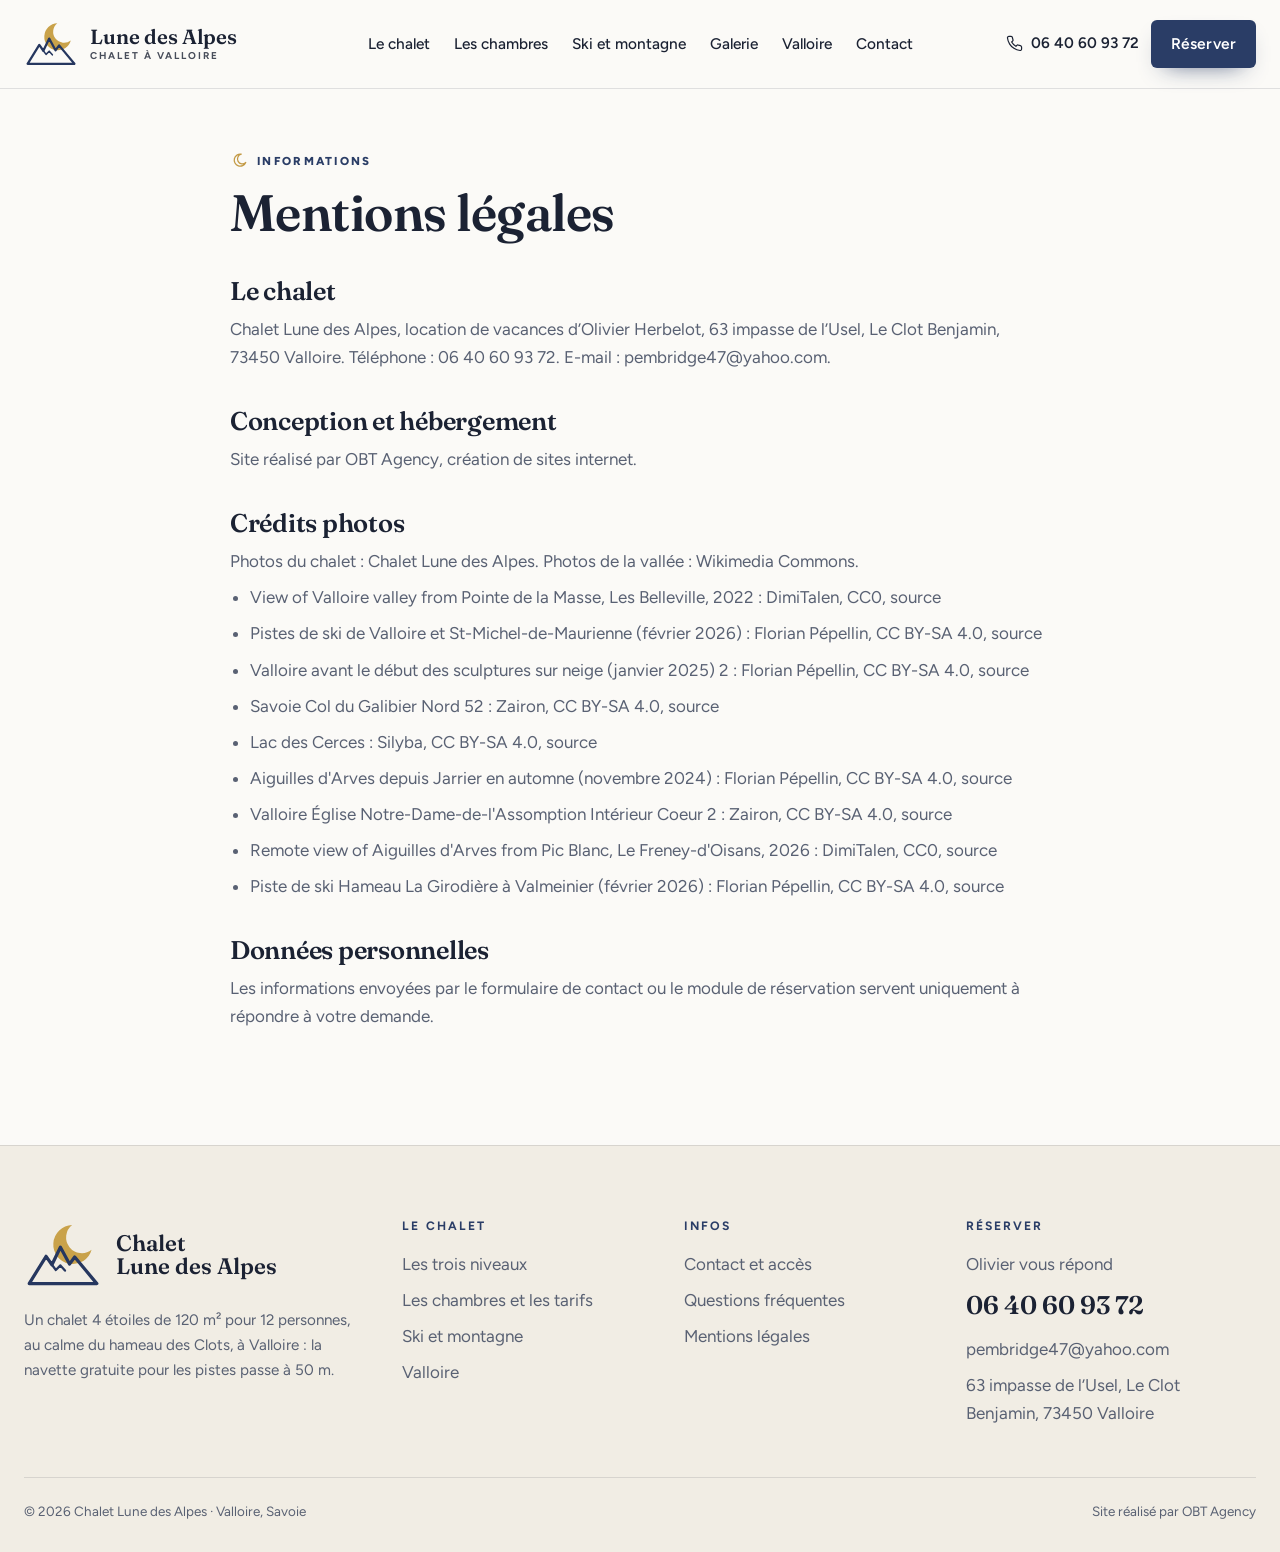
<file: mentions-legales.html>
<!doctype html>
<html lang="fr">
<head>
<meta charset="utf-8">
<meta name="viewport" content="width=device-width, initial-scale=1">
<meta name="robots" content="noindex, nofollow">
<title>Mentions légales · Chalet Lune des Alpes</title>
<meta name="description" content="Chalet Lune des Alpes : chalet 4 étoiles de 120 m² pour 12 personnes à Valloire, en Savoie. 5 chambres, 3 salles de bain, terrasse avec vue sur les montagnes, navette gratuite pour les pistes à 50 m.">
<link rel="icon" href="images/logo-couleur.svg" type="image/svg+xml">
<link rel="preconnect" href="https://fonts.googleapis.com">
<link rel="preconnect" href="https://fonts.gstatic.com" crossorigin>
<link href="https://fonts.googleapis.com/css2?family=Fraunces:ital,opsz,wght@0,9..144,500;0,9..144,600;1,9..144,500&family=Figtree:wght@400;500;600;700&display=swap" rel="stylesheet">
<link rel="stylesheet" href="css/style.css">
</head>
<body data-page="mentions">
<header class="entete toujours-plein">
  <div class="conteneur barre">
    <a class="logo" href="index.html" aria-label="Chalet Lune des Alpes, accueil"><span class="monogramme"><img class="blanc" src="images/logo-blanc.svg" alt="" width="120" height="120"><img class="sombre" src="images/logo-couleur.svg" alt="" width="120" height="120"></span><span class="nom">Lune des Alpes<small>Chalet à Valloire</small></span></a>
    <ul class="menu">
      <li><a href="index.html#chalet">Le chalet</a></li><li><a href="index.html#chambres">Les chambres</a></li><li><a href="index.html#montagne">Ski et montagne</a></li><li><a href="index.html#galerie">Galerie</a></li><li><a href="index.html#activites">Valloire</a></li><li><a href="index.html#contact">Contact</a></li>
    </ul>
    <div class="actions">
      <a class="tel-entete" href="tel:+33640609372"><svg viewBox="0 0 24 24" fill="none" stroke="currentColor" stroke-width="1.7" stroke-linecap="round" stroke-linejoin="round" aria-hidden="true"><path d="M22 16.9v3a2 2 0 0 1-2.2 2 19.8 19.8 0 0 1-8.6-3.1 19.5 19.5 0 0 1-6-6A19.8 19.8 0 0 1 2.1 4.2 2 2 0 0 1 4.1 2h3a2 2 0 0 1 2 1.7c.1 1 .4 1.9.7 2.8a2 2 0 0 1-.5 2.1L8 9.9a16 16 0 0 0 6 6l1.3-1.3a2 2 0 0 1 2.1-.4c.9.3 1.8.6 2.8.7a2 2 0 0 1 1.7 2z"/></svg><span>06 40 60 93 72</span></a>
      <a class="btn btn-plein" href="index.html#contact" data-obt-reserve>Réserver</a>
      <button class="burger" aria-label="Menu" aria-expanded="false"><span></span></button>
    </div>
  </div>
</header>
<main>
<section class="section haut-page">
  <div class="conteneur texte-legal">
    <span class="surtitre"><svg viewBox="0 0 24 24" fill="none" stroke="currentColor" stroke-width="1.7" stroke-linecap="round" stroke-linejoin="round" aria-hidden="true"><path d="M15 3a8 8 0 1 0 6 11A6.5 6.5 0 1 1 15 3z"/></svg>Informations</span>
    <h1>Mentions légales</h1>
    <h2>Le chalet</h2>
    <p>Chalet Lune des Alpes, location de vacances d’Olivier Herbelot, 63 impasse de l’Usel, Le Clot Benjamin, 73450 Valloire. Téléphone : 06 40 60 93 72. E-mail : pembridge47@yahoo.com.</p>
    <h2>Conception et hébergement</h2>
    <p>Site réalisé par OBT Agency, création de sites internet.</p>
    <h2 id="credits">Crédits photos</h2>
    <p>Photos du chalet : Chalet Lune des Alpes. Photos de la vallée : Wikimedia Commons.</p>
    <ul><li>View of Valloire valley from Pointe de la Masse, Les Belleville, 2022 : DimiTalen, CC0, <a href="https://commons.wikimedia.org/wiki/File:View_of_Valloire_valley_from_Pointe_de_la_Masse,_Les_Belleville,_2022.jpg" target="_blank" rel="noopener">source</a></li><li>Pistes de ski de Valloire et St-Michel-de-Maurienne (février 2026) : Florian Pépellin, CC BY-SA 4.0, <a href="https://commons.wikimedia.org/wiki/File:Pistes_de_ski_de_Valloire_et_St-Michel-de-Maurienne_(f%C3%A9vrier_2026).JPG" target="_blank" rel="noopener">source</a></li><li>Valloire avant le début des sculptures sur neige (janvier 2025) 2 : Florian Pépellin, CC BY-SA 4.0, <a href="https://commons.wikimedia.org/wiki/File:Valloire_avant_le_d%C3%A9but_des_sculptures_sur_neige_(janvier_2025)_2.JPG" target="_blank" rel="noopener">source</a></li><li>Savoie Col du Galibier Nord 52 : Zairon, CC BY-SA 4.0, <a href="https://commons.wikimedia.org/wiki/File:Savoie_Col_du_Galibier_Nord_52.jpg" target="_blank" rel="noopener">source</a></li><li>Lac des Cerces : Silyba, CC BY-SA 4.0, <a href="https://commons.wikimedia.org/wiki/File:Lac_des_Cerces.jpg" target="_blank" rel="noopener">source</a></li><li>Aiguilles d'Arves depuis Jarrier en automne (novembre 2024) : Florian Pépellin, CC BY-SA 4.0, <a href="https://commons.wikimedia.org/wiki/File:Aiguilles_d%27Arves_depuis_Jarrier_en_automne_(novembre_2024).JPG" target="_blank" rel="noopener">source</a></li><li>Valloire Église Notre-Dame-de-l'Assomption Intérieur Coeur 2 : Zairon, CC BY-SA 4.0, <a href="https://commons.wikimedia.org/wiki/File:Valloire_%C3%89glise_Notre-Dame-de-l%27Assomption_Int%C3%A9rieur_Coeur_2.jpg" target="_blank" rel="noopener">source</a></li><li>Remote view of Aiguilles d'Arves from Pic Blanc, Le Freney-d'Oisans, 2026 : DimiTalen, CC0, <a href="https://commons.wikimedia.org/wiki/File:Remote_view_of_Aiguilles_d%27Arves_from_Pic_Blanc,_Le_Freney-d%27Oisans,_2026.jpg" target="_blank" rel="noopener">source</a></li><li>Piste de ski Hameau La Girodière à Valmeinier (février 2026) : Florian Pépellin, CC BY-SA 4.0, <a href="https://commons.wikimedia.org/wiki/File:Piste_de_ski_Hameau_La_Girodi%C3%A8re_%C3%A0_Valmeinier_(f%C3%A9vrier_2026).JPG" target="_blank" rel="noopener">source</a></li></ul>
    <h2>Données personnelles</h2>
    <p>Les informations envoyées par le formulaire de contact ou le module de réservation servent uniquement à répondre à votre demande.</p>
  </div>
</section>
</main>
<footer class="pied">
  <div class="conteneur">
    <div class="grille">
      <div>
        <a class="logo-pied" href="index.html"><img src="images/logo-couleur.svg" alt="Chalet Lune des Alpes" width="120" height="120"><span>Chalet<br>Lune des Alpes</span></a>
        <p>Un chalet 4 étoiles de 120 m² pour 12 personnes, au calme du hameau des Clots, à Valloire : la navette gratuite pour les pistes passe à 50 m.</p>
      </div>
      <div><h4>Le chalet</h4><ul><li><a href="index.html#chalet">Les trois niveaux</a></li><li><a href="index.html#chambres">Les chambres et les tarifs</a></li><li><a href="index.html#montagne">Ski et montagne</a></li><li><a href="index.html#activites">Valloire</a></li></ul></div>
      <div><h4>Infos</h4><ul><li><a href="index.html#contact">Contact et accès</a></li><li><a href="index.html#questions">Questions fréquentes</a></li><li><a href="mentions-legales.html">Mentions légales</a></li></ul></div>
      <div><h4>Réserver</h4><ul><li>Olivier vous répond<a class="tel-pied" href="tel:+33640609372">06 40 60 93 72</a></li><li><a href="mailto:pembridge47@yahoo.com">pembridge47@yahoo.com</a></li><li>63 impasse de l’Usel, Le Clot Benjamin, 73450 Valloire</li></ul></div>
    </div>
    <div class="bas"><span>© 2026 Chalet Lune des Alpes · Valloire, Savoie</span><span>Site réalisé par OBT Agency</span></div>
  </div>
</footer>
<nav class="barre-mobile" aria-label="Contact rapide">
  <a class="appeler" href="tel:+33640609372"><svg viewBox="0 0 24 24" fill="none" stroke="currentColor" stroke-width="1.7" stroke-linecap="round" stroke-linejoin="round" aria-hidden="true"><path d="M22 16.9v3a2 2 0 0 1-2.2 2 19.8 19.8 0 0 1-8.6-3.1 19.5 19.5 0 0 1-6-6A19.8 19.8 0 0 1 2.1 4.2 2 2 0 0 1 4.1 2h3a2 2 0 0 1 2 1.7c.1 1 .4 1.9.7 2.8a2 2 0 0 1-.5 2.1L8 9.9a16 16 0 0 0 6 6l1.3-1.3a2 2 0 0 1 2.1-.4c.9.3 1.8.6 2.8.7a2 2 0 0 1 1.7 2z"/></svg> Appeler</a>
  <a href="index.html#contact" data-obt-reserve><svg viewBox="0 0 24 24" fill="none" stroke="currentColor" stroke-width="1.7" stroke-linecap="round" stroke-linejoin="round" aria-hidden="true"><rect x="3" y="5" width="18" height="16" rx="2"/><path d="M3 10h18M8 3v4M16 3v4M8 14h2M14 14h2M8 17h2"/></svg> Réserver</a>
</nav>
<script src="js/site.js"></script>
<div data-obt-booking data-obt-key="demo-lune-des-alpes" data-obt-api="https://demo-lune-des-alpes.obt.invalid" data-obt-form-key="demo" data-obt-form-endpoint="https://demo-lune-des-alpes.obt.invalid/envoi" data-obt-subject="Demande de réservation au Chalet Lune des Alpes"></div>
<script src="js/obt-demo.js"></script>
<script src="https://obt-gestion.com/blocks/obt-booking.js" defer></script>
</body>
</html>
</file>
<file: css/style.css>
/* Chalet Lune des Alpes : site OBT Agency, octobre 2026 (mécanique des landing pages OBT, habillage neige et nuit de lune) */
:root{
  --fond:#fbfaf7;
  --creme:#f4efe6;
  --pierre:#e4ddd0;
  --glacier:#edf1f7;
  --encre:#1b2233;
  --doux:#596173;
  --lac:#2a3d66;
  --lac-fonce:#1d2b4b;
  --lac-pale:#e2e8f3;
  --soleil:#c39a45;
  --blanc:#fff;
  --trait:rgba(28,35,51,.12);
  --r:8px;
  --titre:"Fraunces",Georgia,serif;
  --texte:"Figtree",system-ui,sans-serif;
  --large:1240px;
}
*{box-sizing:border-box;margin:0;padding:0}
html{scroll-behavior:smooth}
body{background:var(--fond);color:var(--encre);font:400 17px/1.65 var(--texte);-webkit-font-smoothing:antialiased;overflow-x:hidden}
img{display:block;max-width:100%}
a{color:inherit;text-decoration:none}
button{font:inherit;cursor:pointer;border:0;background:none;color:inherit}
.conteneur{width:min(var(--large),100% - 48px);margin-inline:auto}
h1,h2,h3{font-family:var(--titre);font-weight:600;line-height:1.1;letter-spacing:-.015em;}
h2{font-size:clamp(2rem,3.6vw,3.05rem)}
h3{font-size:1.4rem}
em.it{font-style:italic;font-weight:500;color:var(--lac)}
.surtitre{display:inline-flex;align-items:center;gap:9px;font-size:.76rem;letter-spacing:.17em;text-transform:uppercase;font-weight:700;color:var(--lac);margin-bottom:14px}
.surtitre svg{width:18px;height:18px;flex:none;color:var(--soleil)}
.section{padding:clamp(72px,9vw,120px) 0}
.section.creme{background:var(--creme)}
.section.glacier{background:var(--glacier)}
.entete-section{display:flex;justify-content:space-between;align-items:end;gap:32px;margin-bottom:44px;flex-wrap:wrap}
.entete-section.centre{justify-content:center;text-align:center}
.petit{font-size:.9rem;color:var(--doux)}

/* Boutons */
.btn{display:inline-flex;align-items:center;gap:10px;padding:14px 24px;border-radius:999px;font-weight:600;font-size:.97rem;transition:transform .25s,background .25s,color .25s,box-shadow .25s;white-space:nowrap}
.btn svg{width:18px;height:18px;flex:none}
.btn-plein{background:var(--lac);color:#fff;box-shadow:0 10px 26px -12px rgba(42,61,102,.8)}
.btn-plein:hover{background:var(--lac-fonce);transform:translateY(-2px)}
.btn-blanc{background:#fff;color:var(--encre)}
.btn-blanc:hover{transform:translateY(-2px)}
.btn-contour{border:1.5px solid currentColor}
.btn-contour:hover{background:var(--encre);color:#fff;border-color:var(--encre)}
.btn-contour-blanc{border:1.5px solid rgba(255,255,255,.8);color:#fff}
.btn-contour-blanc:hover{background:#fff;color:var(--encre)}
.lien-fleche{display:inline-flex;align-items:center;gap:8px;white-space:nowrap;font-weight:600;color:var(--lac);border-bottom:1.5px solid transparent;transition:border-color .2s}
.lien-fleche:hover{border-color:currentColor}
.lien-fleche svg{width:18px;height:18px;flex:none}

/* Écran d'entrée : une photo et le logo, rien d'autre */
.loader{position:fixed;inset:0;z-index:200;display:grid;place-items:start center;background:#9fb0c8;overflow:hidden;transform:translateY(0);transition:transform .9s cubic-bezier(.77,0,.18,1);will-change:transform}
.loader img.fond{position:absolute;inset:0;width:100%;height:100%;object-fit:cover;object-position:center 60%;animation:loaderZoom 3.2s ease-out forwards}
.loader .logo-entree{position:relative;margin-top:12vh;width:min(440px,72vw);height:auto;filter:drop-shadow(0 2px 14px rgba(10,30,50,.35));opacity:0;animation:apparait 1s .3s ease forwards}
.loader.fini{transform:translateY(-100%)}
@keyframes loaderZoom{from{transform:scale(1.08)}to{transform:scale(1)}}
@keyframes apparait{to{opacity:1}}

/* Logo */
.logo{display:block;position:relative;width:150px}
.logo img{width:100%;height:auto;transition:opacity .3s}
.logo .sombre{position:absolute;inset:0;opacity:0}
.entete.plein .logo .blanc,.entete.toujours-plein .logo .blanc,.entete.menu-ouvert .logo .blanc{opacity:0}
.entete.plein .logo .sombre,.entete.toujours-plein .logo .sombre,.entete.menu-ouvert .logo .sombre{opacity:1}
.logo-pied img{width:190px;height:auto}

/* En-tête */
.entete{position:fixed;top:0;left:0;right:0;z-index:100;transition:background .35s,box-shadow .35s,color .35s;color:#fff}
.entete::before{content:"";position:absolute;inset:0 0 -30px;background:linear-gradient(180deg,rgba(12,18,34,.42),transparent);pointer-events:none;transition:opacity .35s}
.entete.plein::before,.entete.toujours-plein::before{opacity:0}
.entete .barre{position:relative;display:grid;grid-template-columns:1fr auto 1fr;align-items:center;gap:20px;height:84px}
.entete.plein,.entete.toujours-plein{background:rgba(251,250,247,.96);backdrop-filter:blur(10px);color:var(--encre);box-shadow:0 1px 0 var(--trait)}
.menu{display:flex;gap:28px;align-items:center;justify-content:center}
.menu>li{list-style:none;position:relative}
.menu a,.menu .ouvrir{font-weight:500;font-size:.96rem;display:inline-flex;align-items:center;gap:6px;padding:8px 0;position:relative;line-height:1.2}
.menu a::after,.menu .ouvrir::after{content:"";position:absolute;left:0;bottom:2px;height:1.5px;width:0;background:currentColor;transition:width .3s}
.menu a:hover::after,.menu .ouvrir:hover::after,.menu a.actif::after,.menu .ouvrir.actif::after{width:100%}
.menu .ouvrir svg{width:12px;height:12px;transition:transform .25s}
.sous-menu{position:absolute;top:calc(100% + 10px);left:50%;transform:translate(-50%,8px);background:#fff;color:var(--encre);border-radius:16px;box-shadow:0 24px 60px -20px rgba(28,35,51,.38);padding:10px;min-width:300px;opacity:0;visibility:hidden;transition:.25s}
.menu li:hover .sous-menu,.menu li:focus-within .sous-menu{opacity:1;visibility:visible;transform:translate(-50%,0)}
.menu li:hover .ouvrir svg{transform:rotate(180deg)}
.sous-menu a{display:flex;align-items:center;gap:12px;padding:8px;border-radius:10px;width:100%}
.sous-menu a::after{display:none}
.sous-menu a:hover{background:var(--glacier)}
.sous-menu img{width:56px;height:42px;object-fit:cover;border-radius:7px}
.sous-menu small{display:block;color:var(--doux);font-size:.78rem}
.sous-menu .tous{justify-content:center;font-weight:600;color:var(--lac);margin-top:4px;border-top:1px solid var(--trait);border-radius:0 0 10px 10px}
.entete .actions{display:flex;justify-content:flex-end;align-items:center;gap:12px}
.tel-entete{display:inline-flex;align-items:center;gap:8px;font-weight:600;font-size:.95rem}
.tel-entete svg{width:17px;height:17px}
.entete .btn{padding:11px 20px}
.burger{display:none;width:44px;height:44px;border-radius:50%;place-items:center}
.burger span{display:block;width:22px;height:1.8px;background:currentColor;position:relative}
.burger span::before,.burger span::after{content:"";position:absolute;left:0;width:22px;height:1.8px;background:currentColor}
.burger span::before{top:-7px}.burger span::after{top:7px}

/* Hero : trois photos en fondu */
.hero{position:relative;height:100svh;min-height:640px;color:#fff;overflow:hidden;display:flex;align-items:flex-end}
.hero .diapos{position:absolute;inset:0}
.hero .diapos img.fond{position:absolute;inset:0;width:100%;height:100%;object-fit:cover;opacity:0;transition:opacity 1.6s ease}
.hero .diapos img.fond.actif{opacity:1;animation:lent 7s ease-out forwards}
.hero .diapos img.fond:first-child{object-position:22% center}
@keyframes lent{from{transform:scale(1.08)}to{transform:scale(1)}}
.hero::after{content:"";position:absolute;inset:0;background:linear-gradient(90deg,rgba(12,18,34,.55) 0%,rgba(12,18,34,.18) 55%,rgba(12,18,34,0) 78%),linear-gradient(180deg,rgba(12,18,34,.3) 0%,rgba(12,18,34,0) 26%,rgba(12,18,34,0) 45%,rgba(12,18,34,.62) 100%)}
.hero .contenu{position:relative;z-index:2;padding-bottom:clamp(48px,8vh,88px);width:min(var(--large),100% - 48px);margin-inline:auto}
.hero h1{font-size:clamp(2.6rem,5.2vw,4.7rem);max-width:15ch;text-shadow:0 2px 30px rgba(0,0,0,.25)}
.hero h1 em{font-weight:500}
.hero .sous{font-size:clamp(1.02rem,1.5vw,1.2rem);margin:18px 0 30px;max-width:50ch;opacity:.96}
.hero .boutons{display:flex;gap:12px;flex-wrap:wrap}
.note-heros{display:inline-flex;align-items:center;gap:10px;margin-bottom:20px;font-size:15px;padding:9px 18px;border-radius:999px;background:rgba(255,255,255,.14);border:1px solid rgba(255,255,255,.34);backdrop-filter:blur(10px);-webkit-backdrop-filter:blur(10px)}
.note-heros strong{font-size:17px}
.note-heros:hover span:last-child{text-decoration:underline}
.etoiles{color:var(--soleil);letter-spacing:2px;font-size:1rem}

/* Bande de chiffres */
.chiffres{background:#fff;border-bottom:1px solid var(--trait)}
.chiffres .grille{display:grid;grid-template-columns:repeat(5,1fr)}
.chiffres .item{padding:30px 18px;text-align:center;border-right:1px solid var(--trait)}
.chiffres .item:last-child{border-right:0}
.chiffres strong{display:block;font-family:var(--titre);font-size:2rem;font-weight:600;color:var(--lac);line-height:1.15}
.chiffres span{font-size:.9rem;color:var(--doux)}

/* Rail des hébergements : trois cartes visibles, qui défilent */
.rail{position:relative}
.rail-piste{display:grid;grid-auto-flow:column;grid-auto-columns:calc((100% - 40px) / 3);gap:20px;overflow-x:auto;scroll-snap-type:x mandatory;scroll-behavior:smooth;padding:4px 2px 26px;scrollbar-width:none}
.rail-piste::-webkit-scrollbar{display:none}
.rail-piste>*{scroll-snap-align:start}
.rail-fleches{display:flex;gap:10px;justify-content:flex-end}
.rail-fleches button{width:48px;height:48px;border-radius:50%;border:1.5px solid var(--trait);display:grid;place-items:center;background:#fff;transition:.25s}
.rail-fleches button:hover{background:var(--lac);color:#fff;border-color:var(--lac)}
.rail-fleches svg{width:20px;height:20px}

/* Cartes des hébergements */
.carte-gite{background:#fff;border-radius:var(--r);overflow:hidden;box-shadow:0 1px 0 var(--trait),0 18px 40px -28px rgba(28,35,51,.45);display:flex;flex-direction:column;transition:transform .35s,box-shadow .35s}
.carte-gite:hover{transform:translateY(-6px);box-shadow:0 1px 0 var(--trait),0 30px 60px -30px rgba(28,35,51,.5)}
.carte-gite .visuel{aspect-ratio:4/3;overflow:hidden;position:relative}
.carte-gite .visuel img{width:100%;height:100%;object-fit:cover;transition:transform .8s}
.carte-gite:hover .visuel img{transform:scale(1.06)}
.carte-gite .etiquette{position:absolute;top:14px;left:14px;background:rgba(255,255,255,.94);color:var(--encre);font-size:.76rem;font-weight:700;padding:6px 12px;border-radius:999px}
.carte-gite .corps{padding:22px 22px 24px;display:flex;flex-direction:column;gap:10px;flex:1}
.carte-gite h3{font-size:1.6rem}
.carte-gite p{color:var(--doux);font-size:.95rem;flex:1}
.pastilles{display:flex;flex-wrap:wrap;gap:6px}
.pastilles span{font-size:.78rem;font-weight:600;background:var(--lac-pale);color:var(--lac-fonce);padding:5px 10px;border-radius:999px}

/* Bloc photos + texte */
.duo{display:grid;grid-template-columns:1.05fr 1fr;gap:clamp(36px,6vw,90px);align-items:center}
.duo.inverse{grid-template-columns:1fr 1.05fr}
.duo.inverse>:first-child{order:2}
.duo-texte p{color:var(--doux);margin-top:16px}
.duo-texte p strong{color:var(--encre);font-weight:600}
.duo-texte .btn,.duo-texte>.lien-fleche{margin-top:28px}
.duo-photos{display:grid;grid-template-columns:1.25fr 1fr;grid-template-rows:minmax(0,1fr) minmax(0,1fr);gap:14px;height:clamp(420px,46vw,600px)}
.duo-photos img{width:100%;height:100%;min-height:0;object-fit:cover;border-radius:var(--r)}
.duo-photos img:first-child{grid-row:span 2}
.duo-photos.paysage{grid-template-columns:1fr 1fr;grid-template-rows:minmax(0,1.35fr) minmax(0,1fr)}
.duo-photos.paysage img:first-child{grid-row:auto;grid-column:span 2}
.signature{display:flex;align-items:center;gap:14px;margin-top:26px;padding-top:22px;border-top:1px solid var(--trait)}
.signature .rond{width:52px;height:52px;border-radius:50%;background:var(--lac);color:#fff;display:grid;place-items:center;font-family:var(--titre);font-style:italic;font-size:1.4rem}
.signature small{display:block;color:var(--doux);font-size:.88rem}
.signature+.lien-fleche{margin-top:22px}
.menu-mini{display:grid;grid-template-columns:1fr 1fr;gap:12px;margin-top:24px}
.menu-mini div{background:#fff;border:1px solid var(--trait);border-radius:var(--r);padding:16px 18px;display:flex;flex-direction:column}
.menu-mini span{font-size:.86rem;color:var(--doux)}
.menu-mini strong{font-family:var(--titre);font-size:1.9rem;color:var(--lac);line-height:1.1}
.menu-mini+.petit{margin-top:10px}

/* Petits blocs « compris » : trois par ligne */
.compris{display:grid;grid-template-columns:repeat(3,1fr);gap:14px}
.compris .bloc{background:#fff;border-radius:var(--r);padding:18px 20px;display:flex;align-items:center;gap:14px;border:1px solid var(--trait)}
.compris .bloc svg{width:28px;height:28px;flex:none;color:var(--lac)}
.compris .bloc strong{display:block;font-size:.97rem;line-height:1.25}
.compris .bloc small{color:var(--doux);font-size:.84rem}

/* Mosaïque */
.mosaique{display:grid;grid-auto-flow:dense;grid-template-columns:repeat(4,1fr);grid-auto-rows:220px;gap:12px}
.mosaique button{position:relative;overflow:hidden;border-radius:var(--r);display:block;padding:0}
.mosaique button img{width:100%;height:100%;object-fit:cover;transition:transform .7s}
.mosaique button:hover img{transform:scale(1.05)}
.mosaique .grand{grid-column:span 2;grid-row:span 2}
.mosaique .large{grid-column:span 2}
.mosaique .haut{grid-row:span 2}
.mosaique button span{position:absolute;left:12px;bottom:12px;background:rgba(255,255,255,.94);color:var(--encre);font-size:.78rem;font-weight:600;padding:5px 10px;border-radius:999px;opacity:0;transform:translateY(6px);transition:.3s}
.mosaique button:hover span{opacity:1;transform:none}

/* Avis */
.avis-grille{display:grid;grid-template-columns:repeat(3,1fr);gap:20px}
.avis{background:#fff;border-radius:var(--r);padding:28px;border:1px solid var(--trait);display:flex;flex-direction:column;gap:16px}
.avis blockquote{font-family:var(--titre);font-size:1.12rem;line-height:1.5}
.avis footer{display:flex;justify-content:space-between;align-items:center;color:var(--doux);font-size:.88rem;margin-top:auto}
.avis footer strong{color:var(--encre)}
.avis-seul{margin-top:16px}
.avis-seul .etoiles span{color:var(--encre);font-weight:600;letter-spacing:0;margin-left:6px}

/* Activités */
.activites{display:grid;grid-template-columns:repeat(4,1fr);gap:16px}
.activite{position:relative;border-radius:var(--r);overflow:hidden;aspect-ratio:3/4;color:#fff;display:flex;align-items:flex-end}
.activite img{position:absolute;inset:0;width:100%;height:100%;object-fit:cover;transition:transform .8s}
.activite:hover img{transform:scale(1.06)}
.activite::after{content:"";position:absolute;inset:0;background:linear-gradient(180deg,transparent 45%,rgba(12,18,34,.78))}
.activite .txt{position:relative;z-index:2;padding:20px}
.activite h3{font-size:1.3rem}
.activite small{font-size:.85rem;opacity:.92}
.activite.large{grid-column:span 2;aspect-ratio:auto}
.credit{font-size:.75rem;color:var(--doux);margin-top:18px}
.credit a{text-decoration:underline}
.credit+.credit{margin-top:4px}

/* Bande d'appel */
.appel{position:relative;color:#fff;overflow:hidden}
.appel img{position:absolute;inset:0;width:100%;height:100%;object-fit:cover}
.appel::after{content:"";position:absolute;inset:0;background:linear-gradient(90deg,rgba(20,30,58,.84),rgba(20,30,58,.3))}
.appel .conteneur{position:relative;z-index:2;padding:clamp(80px,10vw,130px) 0}
.appel h2{max-width:18ch}
.appel p{max-width:48ch;margin:16px 0 28px;opacity:.92}
.appel .boutons{display:flex;gap:12px;flex-wrap:wrap}

/* Contact */
.contact-grille{display:grid;grid-template-columns:1fr 1.15fr;gap:clamp(30px,5vw,70px);align-items:start}
.intro-contact{color:var(--doux);margin-top:14px}
.coordonnees{display:flex;flex-direction:column;gap:12px;margin-top:24px}
.coordonnees a{display:flex;gap:14px;align-items:center;background:#fff;border:1px solid var(--trait);border-radius:var(--r);padding:14px 18px}
.coordonnees svg{width:22px;height:22px;color:var(--lac);flex:none}
.coordonnees small{display:block;color:var(--doux);font-size:.82rem}
.coordonnees strong{font-weight:600}
.note-carte{display:flex;align-items:center;gap:14px;margin-top:12px;background:var(--encre);color:#fff;border-radius:var(--r);padding:14px 18px}
.note-carte>strong{font-family:var(--titre);font-size:2rem;line-height:1}
.note-carte small{display:block;font-size:.85rem;opacity:.85}
.carte-maps{margin-top:16px;border-radius:var(--r);overflow:hidden;border:1px solid var(--trait);height:300px;background:var(--pierre)}
.carte-maps iframe{width:100%;height:100%;border:0;display:block}
form.formulaire{background:#fff;border-radius:18px;padding:clamp(24px,3.5vw,40px);box-shadow:0 30px 70px -40px rgba(28,35,51,.45);display:grid;grid-template-columns:1fr 1fr;gap:16px}
.formulaire h3{grid-column:1/-1;font-size:1.7rem}
.formulaire .plein-l{grid-column:1/-1}
.formulaire label,.formulaire .etiquette-champ{display:flex;flex-direction:column;gap:6px;font-size:.85rem;font-weight:600}
.formulaire .etiquette-champ{margin-bottom:8px}
.formulaire input,.formulaire select,.formulaire textarea{font:inherit;font-weight:400;font-size:1rem;padding:13px 15px;border:1.5px solid var(--trait);border-radius:10px;background:var(--fond);color:var(--encre);transition:border-color .2s;width:100%}
.formulaire input:focus,.formulaire select:focus,.formulaire textarea:focus{outline:none;border-color:var(--lac)}
.formulaire textarea{min-height:120px;resize:vertical}
.formulaire .choix-gites{display:flex;flex-wrap:wrap;gap:8px}
.formulaire .choix-gites label{flex-direction:row;align-items:center;gap:8px;font-weight:500;background:var(--fond);border:1.5px solid var(--trait);border-radius:999px;padding:8px 14px;cursor:pointer}
.formulaire .choix-gites input,.formulaire .choix-table input{width:auto;accent-color:var(--lac)}
.formulaire .choix-table{flex-direction:row;align-items:center;gap:10px;font-weight:500;background:var(--glacier);border-radius:10px;padding:12px 14px}
.formulaire .envoyer{grid-column:1/-1;justify-content:center;padding:16px}
.formulaire .merci{grid-column:1/-1;background:var(--lac-pale);color:var(--lac-fonce);border-radius:10px;padding:14px;font-weight:600;display:none}
.formulaire.envoye .merci{display:block}

/* FAQ */
.faq{max-width:860px;margin-inline:auto}
.faq details{border-bottom:1px solid var(--trait)}
.faq summary{list-style:none;cursor:pointer;display:flex;justify-content:space-between;align-items:center;gap:20px;padding:22px 0;font-family:var(--titre);font-size:1.28rem;font-weight:600}
.faq summary::-webkit-details-marker{display:none}
.faq summary::after{content:"+";font-family:var(--texte);font-size:1.6rem;font-weight:300;color:var(--lac);transition:transform .3s}
.faq details[open] summary::after{transform:rotate(45deg)}
.faq details p{padding:0 0 22px;color:var(--doux);max-width:70ch}

/* Accès et infos pratiques */
.acces{list-style:none;display:flex;flex-direction:column;gap:12px;margin-top:24px}
.acces li{display:flex;gap:14px;align-items:flex-start;background:#fff;border:1px solid var(--trait);border-radius:var(--r);padding:14px 18px;color:var(--doux);font-size:.95rem}
.acces li>svg{width:22px;height:22px;color:var(--lac);flex:none;margin-top:2px}
.acces strong{display:block;color:var(--encre);font-weight:600}
.acces strong.seul{display:inline;font-weight:500;color:var(--doux)}
.duo-texte .acces{margin-top:24px}

/* Pied de page */
.pied{background:var(--creme);padding:70px 0 30px;border-top:1px solid var(--trait)}
.pied .grille{display:grid;grid-template-columns:1.4fr 1fr 1fr 1.2fr;gap:40px}
.pied h4{font-size:.76rem;letter-spacing:.17em;text-transform:uppercase;color:var(--lac);margin-bottom:14px}
.pied ul{list-style:none;display:flex;flex-direction:column;gap:8px;color:var(--doux)}
.pied ul a:hover{color:var(--encre)}
.pied p{color:var(--doux);margin-top:14px;font-size:.95rem}
.pied .bas{display:flex;justify-content:space-between;gap:20px;margin-top:50px;padding-top:22px;border-top:1px solid var(--trait);font-size:.84rem;color:var(--doux);flex-wrap:wrap}
.pied .tel-pied{font-family:var(--titre);font-size:1.6rem;font-weight:600;color:var(--encre);display:block;margin-top:6px}

/* Barre d'appel mobile */
.barre-mobile{display:none}

/* Page intérieure : bandeau */
.bandeau{position:relative;height:clamp(420px,62vh,620px);color:#fff;display:flex;align-items:flex-end;overflow:hidden}
.bandeau.court{height:clamp(360px,48vh,480px)}
.bandeau img{position:absolute;inset:0;width:100%;height:100%;object-fit:cover}
.bandeau::after{content:"";position:absolute;inset:0;background:linear-gradient(180deg,rgba(12,18,34,.42),rgba(12,18,34,0) 35%,rgba(12,18,34,.62))}
.bandeau .conteneur{position:relative;z-index:2;padding-bottom:56px}
.bandeau h1{font-size:clamp(2.6rem,5.6vw,4.6rem)}
.bandeau p{font-size:1.12rem;margin-top:12px;max-width:56ch;opacity:.95}
.fil{font-size:.85rem;opacity:.85;margin-bottom:14px}
.fil a{text-decoration:underline;text-underline-offset:3px}

/* Fiche d'un hébergement */
.fiche{display:grid;grid-template-columns:1.5fr 1fr;gap:clamp(30px,5vw,70px);align-items:start}
.fiche .intro p{color:var(--doux);margin-top:16px;font-size:1.06rem}
.fiche .intro p.chapo{font-size:1.24rem;color:var(--encre);font-family:var(--titre);line-height:1.45}
.titre-equip{margin-top:44px}
.encart{position:sticky;top:110px;background:#fff;border-radius:18px;padding:28px;box-shadow:0 30px 70px -40px rgba(28,35,51,.45);border:1px solid var(--trait)}
.encart .ligne{display:flex;justify-content:space-between;gap:16px;padding:11px 0;border-bottom:1px solid var(--trait);font-size:.96rem}
.encart .ligne span{color:var(--doux)}
.encart .ligne strong{text-align:right}
.encart .btn{width:100%;justify-content:center;margin-top:14px}
.petit-encart{font-size:.8rem;color:var(--doux);margin-top:14px;text-align:center}
.pieces{display:grid;grid-template-columns:repeat(3,1fr);gap:14px;margin-top:40px}
.pieces.sans-marge{margin-top:0}
.piece{background:#fff;border:1px solid var(--trait);border-radius:var(--r);padding:18px}
.piece svg{width:26px;height:26px;color:var(--lac);margin-bottom:10px}
.piece strong{display:block;font-size:1rem}
.piece small{color:var(--doux);font-size:.88rem;display:block;margin-top:2px}
.equipements{display:flex;flex-wrap:wrap;gap:8px;margin-top:18px}
.equipements span{background:var(--creme);border-radius:999px;padding:7px 14px;font-size:.88rem}
.autres-gites{display:grid;grid-template-columns:repeat(3,1fr);gap:20px}

/* Tarifs */
.tarifs{background:#fff;border-radius:18px;border:1px solid var(--trait);padding:clamp(18px,3vw,34px);box-shadow:0 30px 70px -45px rgba(28,35,51,.4)}
.tableau-defile{overflow-x:auto}
.tarifs table{width:100%;border-collapse:collapse;min-width:560px}
.tarifs caption{text-align:left;font-family:var(--titre);font-size:1.3rem;font-weight:600;margin-bottom:14px}
.tarifs th,.tarifs td{padding:14px 16px;text-align:left;border-bottom:1px solid var(--trait);vertical-align:top}
.tarifs thead th{font-size:.82rem;text-transform:uppercase;letter-spacing:.08em;color:var(--lac);font-weight:700;background:var(--glacier)}
.tarifs thead th:first-child{border-radius:10px 0 0 10px}
.tarifs thead th:last-child{border-radius:0 10px 10px 0}
.tarifs tbody th{font-weight:600}
.tarifs td{font-family:var(--titre);font-size:1.18rem;font-weight:600}
.notes-tarifs{list-style:none;margin-top:18px;display:grid;grid-template-columns:1fr 1fr;gap:8px 24px;color:var(--doux);font-size:.92rem}
.notes-tarifs li{padding-left:18px;position:relative}
.notes-tarifs li::before{content:"";position:absolute;left:0;top:.6em;width:7px;height:7px;border-radius:50%;background:var(--soleil)}

/* Sommaire des hébergements */
.aparte{display:flex;gap:14px;align-items:flex-start;background:var(--glacier);border-radius:var(--r);padding:18px 22px;margin-bottom:clamp(40px,6vw,70px);color:var(--doux)}
.aparte svg{width:24px;height:24px;color:var(--lac);flex:none;margin-top:2px}
.aparte strong{color:var(--encre)}
.sommaire{display:flex;flex-direction:column;gap:clamp(50px,7vw,90px)}
.ligne-gite{display:grid;grid-template-columns:1.25fr 1fr;gap:clamp(30px,5vw,70px);align-items:center}
.ligne-gite:nth-child(even) .photos-gite{order:2}
.photos-gite{display:grid;grid-template-columns:2fr 1fr;grid-template-rows:minmax(0,1fr) minmax(0,1fr);gap:12px;height:clamp(340px,36vw,470px)}
.photos-gite img{width:100%;height:100%;min-height:0;object-fit:cover;border-radius:var(--r)}
.photos-gite img:first-child{grid-row:span 2}
.ligne-gite .numero{font-family:var(--titre);font-style:italic;color:var(--lac);font-size:1.1rem}
.ligne-gite h2{margin:6px 0 12px}
.ligne-gite p{color:var(--doux)}
.ligne-gite .pastilles{margin:18px 0 26px}
.ligne-gite .boutons{display:flex;gap:12px;flex-wrap:wrap}

/* La table : deux ardoises */
.carte-repas{display:grid;grid-template-columns:1fr 1fr;gap:24px}
.ardoise{background:#fff;border:1px solid var(--trait);border-radius:18px;padding:clamp(26px,3.5vw,44px);position:relative;overflow:hidden}
.ardoise::before{content:"";position:absolute;left:0;top:0;right:0;height:6px;background:linear-gradient(90deg,var(--lac),var(--soleil))}
.ardoise>svg{width:38px;height:38px;color:var(--lac);margin-bottom:16px}
.ardoise .prix{font-family:var(--titre);font-size:2.6rem;font-weight:600;color:var(--lac);margin:8px 0 18px;line-height:1}
.ardoise .prix small{font-family:var(--texte);font-size:.95rem;font-weight:500;color:var(--doux)}
.ardoise ul{list-style:none;display:flex;flex-direction:column;gap:10px}
.ardoise li{padding:0 0 10px 20px;border-bottom:1px dashed var(--trait);position:relative}
.ardoise li::before{content:"";position:absolute;left:0;top:.6em;width:7px;height:7px;border-radius:50%;background:var(--soleil)}
.ardoise .horaire{display:flex;gap:10px;align-items:center;margin-top:20px;color:var(--doux);font-size:.92rem}
.ardoise .horaire svg{width:20px;height:20px;color:var(--lac);flex:none}

/* Le hameau : frise */
.frise{list-style:none;display:grid;grid-template-columns:repeat(5,1fr);gap:18px;position:relative}
.frise::before{content:"";position:absolute;left:0;right:0;top:15px;height:2px;background:linear-gradient(90deg,var(--pierre),var(--lac))}
.frise li{position:relative;padding-top:42px}
.frise li::before{content:"";position:absolute;top:7px;left:0;width:18px;height:18px;border-radius:50%;background:var(--fond);border:3px solid var(--lac)}
.frise .annee{font-family:var(--titre);font-style:italic;font-size:1.3rem;color:var(--lac)}
.frise strong{display:block;margin:4px 0 6px;font-size:1.02rem}
.frise p{color:var(--doux);font-size:.92rem}

/* La région */
.bloc-region{margin-bottom:clamp(50px,7vw,90px)}
.photo-region{width:100%;aspect-ratio:4/3;object-fit:cover;border-radius:var(--r)}

/* Visionneuse : photo entière, jamais recadrée */
.visionneuse{position:fixed;inset:0;z-index:300;background:rgba(12,18,34,.94);display:none;align-items:center;justify-content:center;flex-direction:column;gap:16px;padding:24px}
.visionneuse.ouverte{display:flex}
.visionneuse img{max-width:min(1200px,92vw);max-height:72vh;object-fit:contain;border-radius:8px}
.visionneuse .legende{color:#fff;font-size:.95rem;opacity:.9}
.visionneuse button{position:absolute;color:#fff;width:52px;height:52px;border-radius:50%;background:rgba(255,255,255,.12);display:grid;place-items:center;font-size:1.6rem;line-height:1}
.visionneuse button:hover{background:rgba(255,255,255,.25)}
.visionneuse .fermer{top:20px;right:20px}
.visionneuse .prec{left:20px;top:50%;transform:translateY(-50%)}
.visionneuse .suiv{right:20px;top:50%;transform:translateY(-50%)}

/* Mentions */
.haut-page{padding-top:150px}
.texte-legal{max-width:820px}
.texte-legal h1{font-size:clamp(2.2rem,4vw,3.2rem)}
.texte-legal h2{font-size:1.6rem;margin:36px 0 10px}
.texte-legal p,.texte-legal li{color:var(--doux);margin-top:8px}
.texte-legal ul{padding-left:20px}

/* Apparition au défilement */
[data-reveal]{opacity:0;transform:translateY(26px);transition:opacity .9s ease,transform .9s ease}
[data-reveal].vu{opacity:1;transform:none}
@media (prefers-reduced-motion:reduce){
  [data-reveal]{opacity:1;transform:none;transition:none}
  .hero .diapos img.fond.actif,.loader img.fond{animation:none}
  html{scroll-behavior:auto}
}

/* Responsive */
@media (max-width:1100px){
  .rail-piste{grid-auto-columns:calc((100% - 20px) / 2)}
  .activites{grid-template-columns:repeat(2,1fr)}
  .menu{gap:18px}
  .tel-entete span{display:none}
  .frise{grid-template-columns:repeat(3,1fr);row-gap:30px}
}
@media (max-width:900px){
  .entete .barre{grid-template-columns:auto 1fr auto;height:70px}
  .logo{width:120px}
  .menu{display:none}
  .burger{display:grid}
  .entete .btn{display:none}
  .entete.menu-ouvert{background:var(--fond);color:var(--encre)}
  .entete.menu-ouvert::before{opacity:0}
  .entete.menu-ouvert .menu{display:flex;position:fixed;top:70px;left:0;right:0;bottom:0;flex-direction:column;align-items:flex-start;justify-content:flex-start;gap:4px;background:var(--fond);padding:24px;overflow:auto}
  .entete.menu-ouvert .menu a,.entete.menu-ouvert .menu .ouvrir{font-family:var(--titre);font-size:1.6rem;padding:8px 0}
  .entete.menu-ouvert .sous-menu{position:static;opacity:1;visibility:visible;transform:none;box-shadow:none;background:transparent;padding:0 0 10px;min-width:0}
  .entete.menu-ouvert .sous-menu a{font-family:var(--texte);font-size:1rem}
  .chiffres .grille{grid-template-columns:repeat(2,1fr)}
  .chiffres .item{border-bottom:1px solid var(--trait)}
  .chiffres .item:last-child{grid-column:span 2}
  .duo,.duo.inverse,.contact-grille,.fiche,.ligne-gite,.carte-repas{grid-template-columns:1fr}
  .duo.inverse>:first-child,.ligne-gite:nth-child(even) .photos-gite{order:0}
  .compris,.avis-grille,.pieces,.autres-gites,.notes-tarifs{grid-template-columns:1fr 1fr}
  .mosaique{grid-template-columns:repeat(2,1fr);grid-auto-rows:170px}
  .pied .grille{grid-template-columns:1fr 1fr}
  .encart{position:static}
  .barre-mobile{display:grid;grid-template-columns:1fr 1fr;gap:8px;position:fixed;left:10px;right:10px;bottom:10px;z-index:90;background:rgba(255,255,255,.96);backdrop-filter:blur(10px);border-radius:999px;padding:6px;box-shadow:0 14px 40px -12px rgba(28,35,51,.45)}
  .barre-mobile a{display:flex;justify-content:center;align-items:center;gap:8px;padding:12px;border-radius:999px;font-weight:600;font-size:.95rem}
  .barre-mobile a svg{width:18px;height:18px}
  .barre-mobile .appeler{background:var(--lac);color:#fff}
  body{padding-bottom:76px}
}
@media (max-width:600px){
  body{font-size:16px}
  .conteneur{width:calc(100% - 32px)}
  .hero .contenu{width:calc(100% - 32px)}
  .rail-piste{grid-auto-columns:86%}
  .compris,.avis-grille,.pieces,.autres-gites,.activites,.notes-tarifs,.frise{grid-template-columns:1fr}
  .frise::before{display:none}
  .activite,.activite.large{grid-column:auto;aspect-ratio:4/3.4}
  .duo-photos{height:380px}
  .photos-gite{height:300px}
  .mosaique{grid-auto-rows:140px}
  .pied .grille{grid-template-columns:1fr}
  form.formulaire{grid-template-columns:1fr}
  .hero .boutons .btn{flex:1;justify-content:center}
  .formulaire .choix-gites label{flex:1 1 45%}
  .entete-section{margin-bottom:30px}
  .note-heros{padding:7px 14px;font-size:13.5px;gap:8px}
  .menu-mini{grid-template-columns:1fr}
}

/* Réservation en ligne : bloc des pages et habillage du panneau OBT */
.bloc-resa{display:grid;grid-template-columns:1fr 1fr;gap:clamp(30px,5vw,70px);align-items:center}
.bloc-resa .boutons,.entete-section .boutons{display:flex;gap:12px;flex-wrap:wrap;margin-top:26px}
.entete-section .boutons{margin-top:0}
.bloc-resa .petit{margin-top:18px}
.etapes-resa{list-style:none;display:flex;flex-direction:column;gap:12px}
.etapes-resa li{display:flex;align-items:center;gap:16px;background:#fff;border:1px solid var(--trait);border-radius:var(--r);padding:16px 20px}
.etapes-resa .num{width:30px;height:30px;border-radius:50%;background:var(--lac);color:#fff;display:grid;place-items:center;font-weight:700;font-size:.9rem;flex:none}
.etapes-resa svg{width:24px;height:24px;color:var(--lac);flex:none}
.etapes-resa strong{display:block}
.etapes-resa small{color:var(--doux);font-size:.88rem}
.btn-contour-blanc svg{width:18px;height:18px}
:root{--obt-accent:#2a3d66;--obt-accent-text:#fff;--obt-bg:#fbfaf7;--obt-text:#1b2233;--obt-line:rgba(28,35,51,.14);--obt-radius:8px}
@media (max-width:900px){.bloc-resa{grid-template-columns:1fr}}

/* ===== Composants de la landing page ===== */
h1,h2,h3{letter-spacing:-.01em}
h2{font-size:clamp(2rem,3.4vw,2.9rem)}
em.it{color:var(--lac);font-weight:500}
.surtitre{letter-spacing:.2em;font-weight:800;font-size:.72rem}
.surtitre svg{color:var(--soleil)}
.btn{border-radius:6px;letter-spacing:.01em}
.btn-plein{box-shadow:0 10px 24px -14px rgba(42,61,102,.9)}
.etiquette-ble{display:inline-block;background:var(--soleil);color:#fff;font-size:.72rem;font-weight:800;letter-spacing:.14em;text-transform:uppercase;padding:5px 10px;border-radius:4px}

/* Logo : monogramme + nom */
.logo{display:flex;align-items:center;gap:12px;width:auto}
.logo .monogramme{position:relative;width:54px;height:54px;flex:none}
.logo .monogramme img{position:absolute;inset:0;width:100%;height:100%;object-fit:contain}
.logo .nom{font-family:var(--titre);font-weight:600;font-size:1.22rem;line-height:1.02;white-space:nowrap}
.logo .nom small{display:block;font-family:var(--texte);font-size:.62rem;letter-spacing:.2em;text-transform:uppercase;font-weight:700;opacity:.8;margin-top:4px}
.logo-pied{display:flex;align-items:center;gap:14px}
.logo-pied img{width:78px;height:auto}
.logo-pied span{font-family:var(--titre);font-size:1.4rem;font-weight:600;line-height:1.05}
.entete .barre{height:88px}

/* Hero : bandeau d'informations incrusté */
.hero .infos{display:flex;flex-wrap:wrap;gap:0;margin-top:34px;background:rgba(255,255,255,.95);color:var(--encre);border-radius:8px;width:max-content;max-width:100%;box-shadow:0 20px 50px -24px rgba(0,0,0,.5)}
.hero .infos div{padding:14px 22px;border-right:1px solid var(--trait)}
.hero .infos div:last-child{border-right:0}
.hero .infos strong{display:block;font-family:var(--titre);font-size:1.45rem;line-height:1.1;color:var(--lac)}
.hero .infos span{font-size:.8rem;color:var(--doux)}

/* Bande de chiffres : sur fond prairie, filet doré */
.chiffres{background:var(--glacier);border-bottom:0;border-top:3px solid var(--soleil)}
.chiffres .item{border-right:1px solid rgba(42,61,102,.15)}

/* Pour qui : quatre cartes photo */
.pour-qui{display:grid;grid-template-columns:repeat(4,1fr);gap:18px}
.pour-qui article{background:#fff;border:1px solid var(--trait);border-radius:var(--r);overflow:hidden;display:flex;flex-direction:column}
.pour-qui img{width:100%;aspect-ratio:4/3;object-fit:cover}
.pour-qui .corps{padding:20px 20px 22px}
.pour-qui h3{font-size:1.35rem;margin-bottom:8px}
.pour-qui p{color:var(--doux);font-size:.93rem}

/* Repères de prix */
.reperes{display:grid;grid-template-columns:repeat(5,1fr);gap:14px}
.reperes div{background:#fff;border:1px solid var(--trait);border-radius:var(--r);padding:22px 20px;border-top:3px solid var(--lac)}
.reperes span{display:block;font-size:.84rem;color:var(--doux)}
.reperes strong{display:block;font-family:var(--titre);font-size:1.9rem;font-weight:600;color:var(--lac);line-height:1.15;margin:4px 0}
.reperes small{color:var(--doux);font-size:.82rem}
.reperes div.cle{border-top-color:var(--soleil);background:var(--glacier)}
.note-prix{margin-top:18px;color:var(--doux);font-size:.92rem}

/* Liste des chambres */
.chambres{display:grid;grid-template-columns:repeat(4,1fr);gap:18px}
.chambre{background:#fff;border:1px solid var(--trait);border-radius:var(--r);overflow:hidden}
.chambre button{display:block;width:100%;padding:0}
.chambre img{width:100%;aspect-ratio:4/3;object-fit:cover;transition:transform .7s}
.chambre button:hover img{transform:scale(1.04)}
.chambre .corps{padding:16px 18px 18px}
.chambre strong{font-family:var(--titre);font-size:1.25rem;display:block}
.chambre small{color:var(--doux)}

/* Trois espaces de loisirs */
.espaces{display:grid;grid-template-columns:repeat(3,1fr);gap:20px}
.espace{position:relative;border-radius:var(--r);overflow:hidden;min-height:440px;color:#fff;display:flex;align-items:flex-end}
.espace img{position:absolute;inset:0;width:100%;height:100%;object-fit:cover;transition:transform .8s}
.espace:hover img{transform:scale(1.05)}
.espace::after{content:"";position:absolute;inset:0;background:linear-gradient(180deg,transparent 40%,rgba(12,18,34,.82))}
.espace .txt{position:relative;z-index:2;padding:24px}
.espace h3{font-size:1.6rem}
.espace p{font-size:.93rem;opacity:.92;margin-top:6px}

@media (max-width:1100px){.pour-qui,.chambres{grid-template-columns:repeat(2,1fr)}.reperes{grid-template-columns:repeat(3,1fr)}.logo .nom{font-size:1.05rem}}
@media (max-width:900px){.logo .monogramme{width:44px;height:44px}.entete .barre{height:70px}.espaces{grid-template-columns:1fr}.espace{min-height:340px}.hero .infos div{padding:12px 16px}}
@media (max-width:600px){.pour-qui,.chambres,.reperes{grid-template-columns:1fr}.hero .infos{width:100%}.hero .infos div{flex:1 1 50%;border-bottom:1px solid var(--trait)}.hero .infos strong{font-size:1.2rem}.logo .nom small{display:none}.logo .nom{font-size:1rem}}
.hero h1{max-width:19ch;font-size:clamp(2.4rem,4.6vw,4.2rem)}

/* ===== V2 : landing page façon T'Nature (ajouté après la feuille de la V1, identique) ===== */
html{scroll-padding-top:96px}
.menu{gap:24px}
.duo-texte .pieces{grid-template-columns:repeat(2,1fr);margin-top:26px}
.duo-texte>button.btn{margin-top:26px}
#chambres .chambres{margin-bottom:22px}
.boutons-contact{margin-top:20px}
.carte-cliquable{text-align:left;cursor:pointer;width:100%;padding:0;font:inherit;color:#fff}
.espace .voir{display:inline-flex;align-items:center;gap:8px;margin-top:14px;font-weight:700;font-size:.9rem;border-bottom:1.5px solid rgba(255,255,255,.7);padding-bottom:2px}
.espace .voir svg{width:16px;height:16px}
.carte-cliquable:focus-visible{outline:3px solid var(--soleil);outline-offset:3px}
/* Fenêtre de détail */
dialog.modale{border:0;padding:0;background:transparent;max-width:min(1040px,94vw);width:100%;max-height:92vh;margin:auto;color:var(--encre)}
dialog.modale::backdrop{background:rgba(12,18,34,.72);backdrop-filter:blur(3px)}
.modale-boite{position:relative;background:var(--fond);border-radius:12px;overflow:auto;max-height:92vh;display:grid;grid-template-columns:1.1fr 1fr}
.modale-photos{display:grid;gap:6px;grid-auto-rows:minmax(0,1fr);min-height:420px}
.modale-photos img{width:100%;height:100%;object-fit:cover;min-height:0}
.modale-photos.n3{grid-template-columns:1fr 1fr;grid-template-rows:1.4fr 1fr}
.modale-photos.n3 img:first-child{grid-column:span 2}
.modale-photos.n2{grid-template-rows:1.4fr 1fr}
.modale-photos.n1 img{min-height:420px}
.modale-texte{padding:clamp(26px,3.5vw,44px)}
.modale-texte h3{font-size:clamp(1.7rem,2.6vw,2.2rem);margin-bottom:6px}
.modale-texte p{color:var(--doux);margin-top:14px}
.modale-texte p strong{color:var(--encre)}
.modale-texte .titre-equip{font-family:var(--titre);font-size:1.25rem;margin-top:24px}
.modale-texte .boutons{display:flex;flex-wrap:wrap;gap:10px;margin-top:26px}
.modale-fermer{position:absolute;top:14px;right:14px;z-index:2;width:44px;height:44px;border-radius:50%;background:rgba(255,255,255,.95);display:grid;place-items:center;box-shadow:0 6px 20px -8px rgba(0,0,0,.4)}
.modale-fermer svg{width:20px;height:20px}
body.modale-ouverte{overflow:hidden}
@media (max-width:900px){.modale-boite{grid-template-columns:1fr}.modale-photos{min-height:280px}.modale-photos.n1 img{min-height:280px}.menu{gap:4px}}
@media (max-width:600px){.duo-texte .pieces{grid-template-columns:1fr 1fr}}

/* ===== Chalet Lune des Alpes : habillage propre (neige, bois clair, bleu nuit et or de lune) ===== */
h1,h2,h3{font-weight:600;letter-spacing:-.01em}
.hero h1 em,.appel h2 em{color:#f1d58f;font-style:italic}
.loader{background:#7f93b3}
.loader .logo-entree{width:min(360px,70vw);margin-top:10vh}
.logo .nom{font-size:1.28rem}
.chiffres strong{font-size:2.1rem}
.reperes div.cle strong{color:var(--lac-fonce)}
.signature .rond{background:linear-gradient(135deg,var(--lac),#43598a)}
.surtitre svg{color:var(--soleil)}
.compris .bloc{border-left:3px solid var(--soleil)}
.activite::after{background:linear-gradient(180deg,transparent 40%,rgba(12,18,34,.8))}
.pied{background:#f1ede4}
#chambres .chambres{grid-template-columns:repeat(5,1fr);gap:14px}
@media (max-width:1100px){#chambres .chambres{grid-template-columns:repeat(3,1fr)}}
@media (max-width:600px){#chambres .chambres{grid-template-columns:1fr}}
</file>
